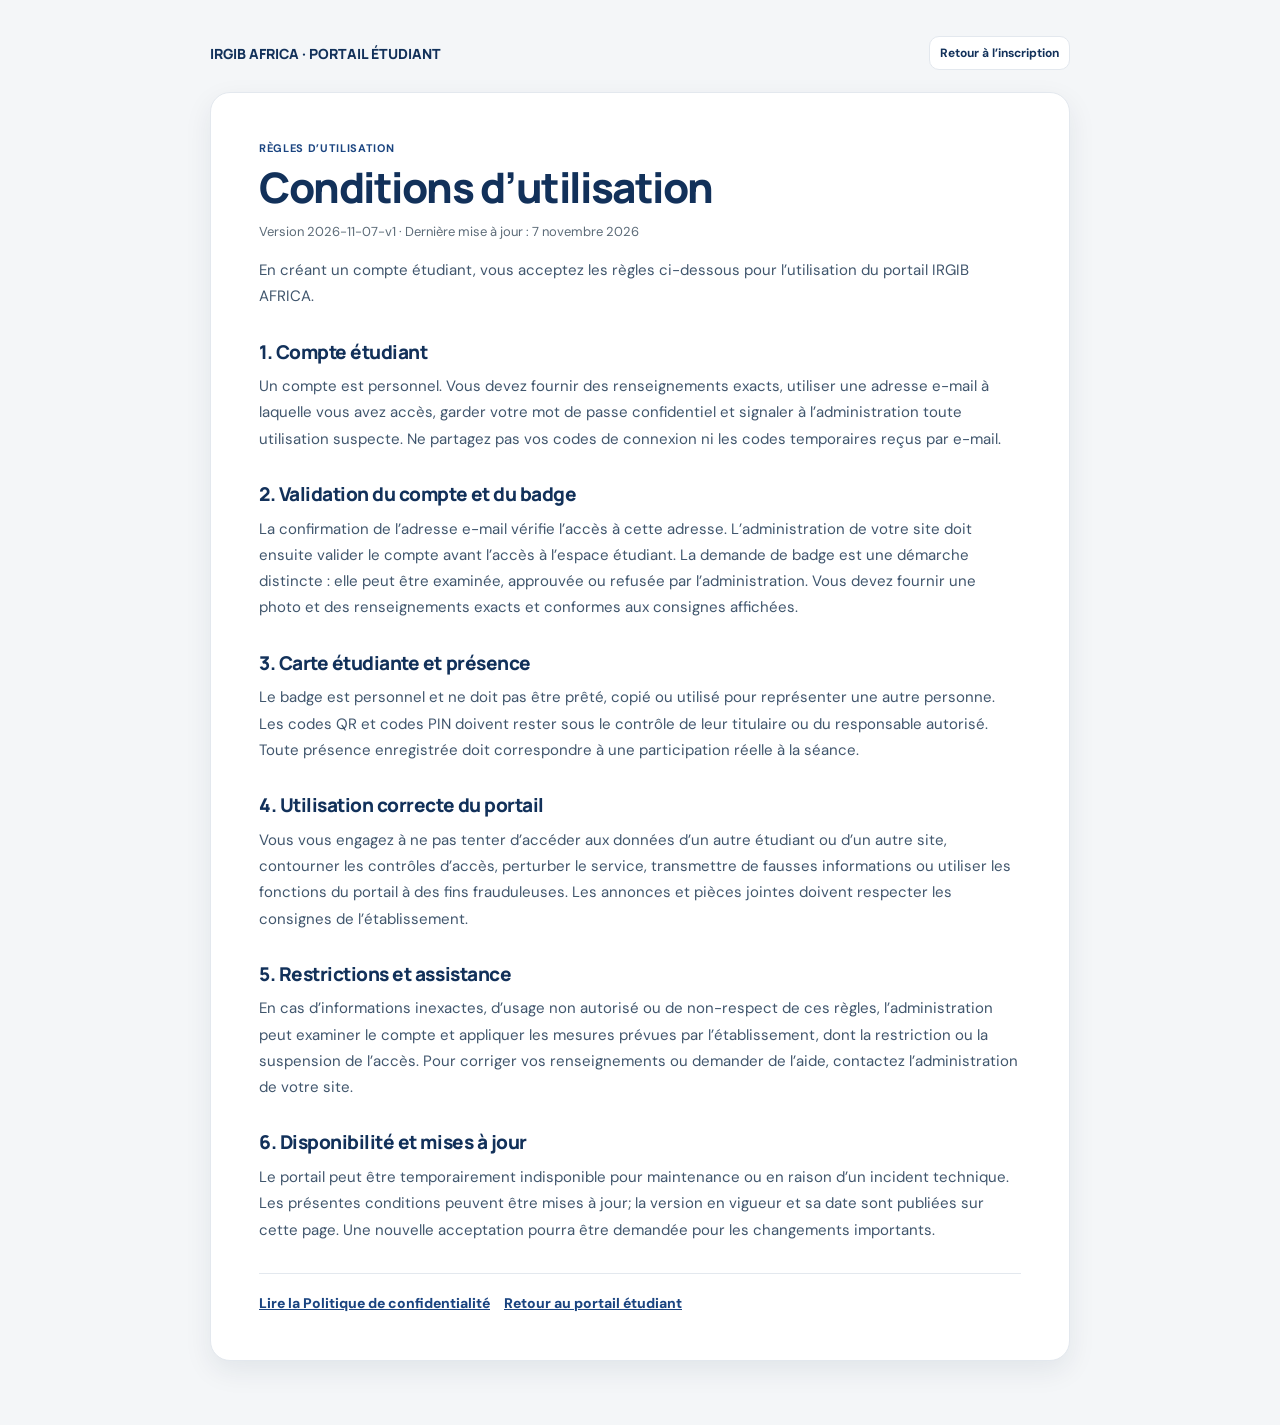
<file: conditions-utilisation/index.html>
<!doctype html>
<html lang="fr">
<head>
  <meta charset="utf-8">
  <meta name="viewport" content="width=device-width, initial-scale=1">
  <meta name="robots" content="index,follow">
  <meta name="description" content="Conditions d’utilisation du portail étudiant IRGIB AFRICA.">
  <title>Conditions d’utilisation · IRGIB AFRICA</title>
  <link rel="stylesheet" href="/assets/styles.css?v=20261107a">
  <style>
    .legal-page{max-width:900px;margin:0 auto;padding:36px 20px 64px}.legal-card{background:#fff;border:1px solid var(--line);border-radius:20px;padding:clamp(22px,5vw,48px);box-shadow:var(--shadow)}.legal-page h1{margin:8px 0 10px;color:var(--navy);font:800 clamp(28px,5vw,42px)/1.15 Manrope,sans-serif}.legal-page h2{margin:30px 0 9px;color:var(--navy);font:800 19px/1.3 Manrope,sans-serif}.legal-page p,.legal-page li{color:#40566d;font-size:15px;line-height:1.75}.legal-page ul{padding-left:22px}.legal-meta{color:var(--muted)!important;font-size:13px!important}.legal-top{display:flex;justify-content:space-between;align-items:center;gap:14px;margin-bottom:22px}.legal-top strong{color:var(--navy);font:800 14px Manrope,sans-serif}.legal-links{display:flex;flex-wrap:wrap;gap:14px;margin-top:30px;padding-top:20px;border-top:1px solid var(--line)}.legal-links a{color:var(--teal);font-weight:800;text-decoration:underline}
  </style>
</head>
<body>
  <main class="legal-page"><nav class="legal-top"><strong>IRGIB AFRICA · PORTAIL ÉTUDIANT</strong><a class="btn secondary sm" href="/etudiant/">Retour à l’inscription</a></nav>
    <article class="legal-card">
      <div class="eyebrow">Règles d’utilisation</div><h1>Conditions d’utilisation</h1>
      <p class="legal-meta">Version 2026-11-07-v1 · Dernière mise à jour : 7 novembre 2026</p>
      <p>En créant un compte étudiant, vous acceptez les règles ci-dessous pour l’utilisation du portail IRGIB AFRICA.</p>
      <h2>1. Compte étudiant</h2><p>Un compte est personnel. Vous devez fournir des renseignements exacts, utiliser une adresse e-mail à laquelle vous avez accès, garder votre mot de passe confidentiel et signaler à l’administration toute utilisation suspecte. Ne partagez pas vos codes de connexion ni les codes temporaires reçus par e-mail.</p>
      <h2>2. Validation du compte et du badge</h2><p>La confirmation de l’adresse e-mail vérifie l’accès à cette adresse. L’administration de votre site doit ensuite valider le compte avant l’accès à l’espace étudiant. La demande de badge est une démarche distincte : elle peut être examinée, approuvée ou refusée par l’administration. Vous devez fournir une photo et des renseignements exacts et conformes aux consignes affichées.</p>
      <h2>3. Carte étudiante et présence</h2><p>Le badge est personnel et ne doit pas être prêté, copié ou utilisé pour représenter une autre personne. Les codes QR et codes PIN doivent rester sous le contrôle de leur titulaire ou du responsable autorisé. Toute présence enregistrée doit correspondre à une participation réelle à la séance.</p>
      <h2>4. Utilisation correcte du portail</h2><p>Vous vous engagez à ne pas tenter d’accéder aux données d’un autre étudiant ou d’un autre site, contourner les contrôles d’accès, perturber le service, transmettre de fausses informations ou utiliser les fonctions du portail à des fins frauduleuses. Les annonces et pièces jointes doivent respecter les consignes de l’établissement.</p>
      <h2>5. Restrictions et assistance</h2><p>En cas d’informations inexactes, d’usage non autorisé ou de non-respect de ces règles, l’administration peut examiner le compte et appliquer les mesures prévues par l’établissement, dont la restriction ou la suspension de l’accès. Pour corriger vos renseignements ou demander de l’aide, contactez l’administration de votre site.</p>
      <h2>6. Disponibilité et mises à jour</h2><p>Le portail peut être temporairement indisponible pour maintenance ou en raison d’un incident technique. Les présentes conditions peuvent être mises à jour; la version en vigueur et sa date sont publiées sur cette page. Une nouvelle acceptation pourra être demandée pour les changements importants.</p>
      <nav class="legal-links"><a href="/confidentialite/">Lire la Politique de confidentialité</a><a href="/etudiant/">Retour au portail étudiant</a></nav>
    </article>
  </main>
</body>
</html>
</file>
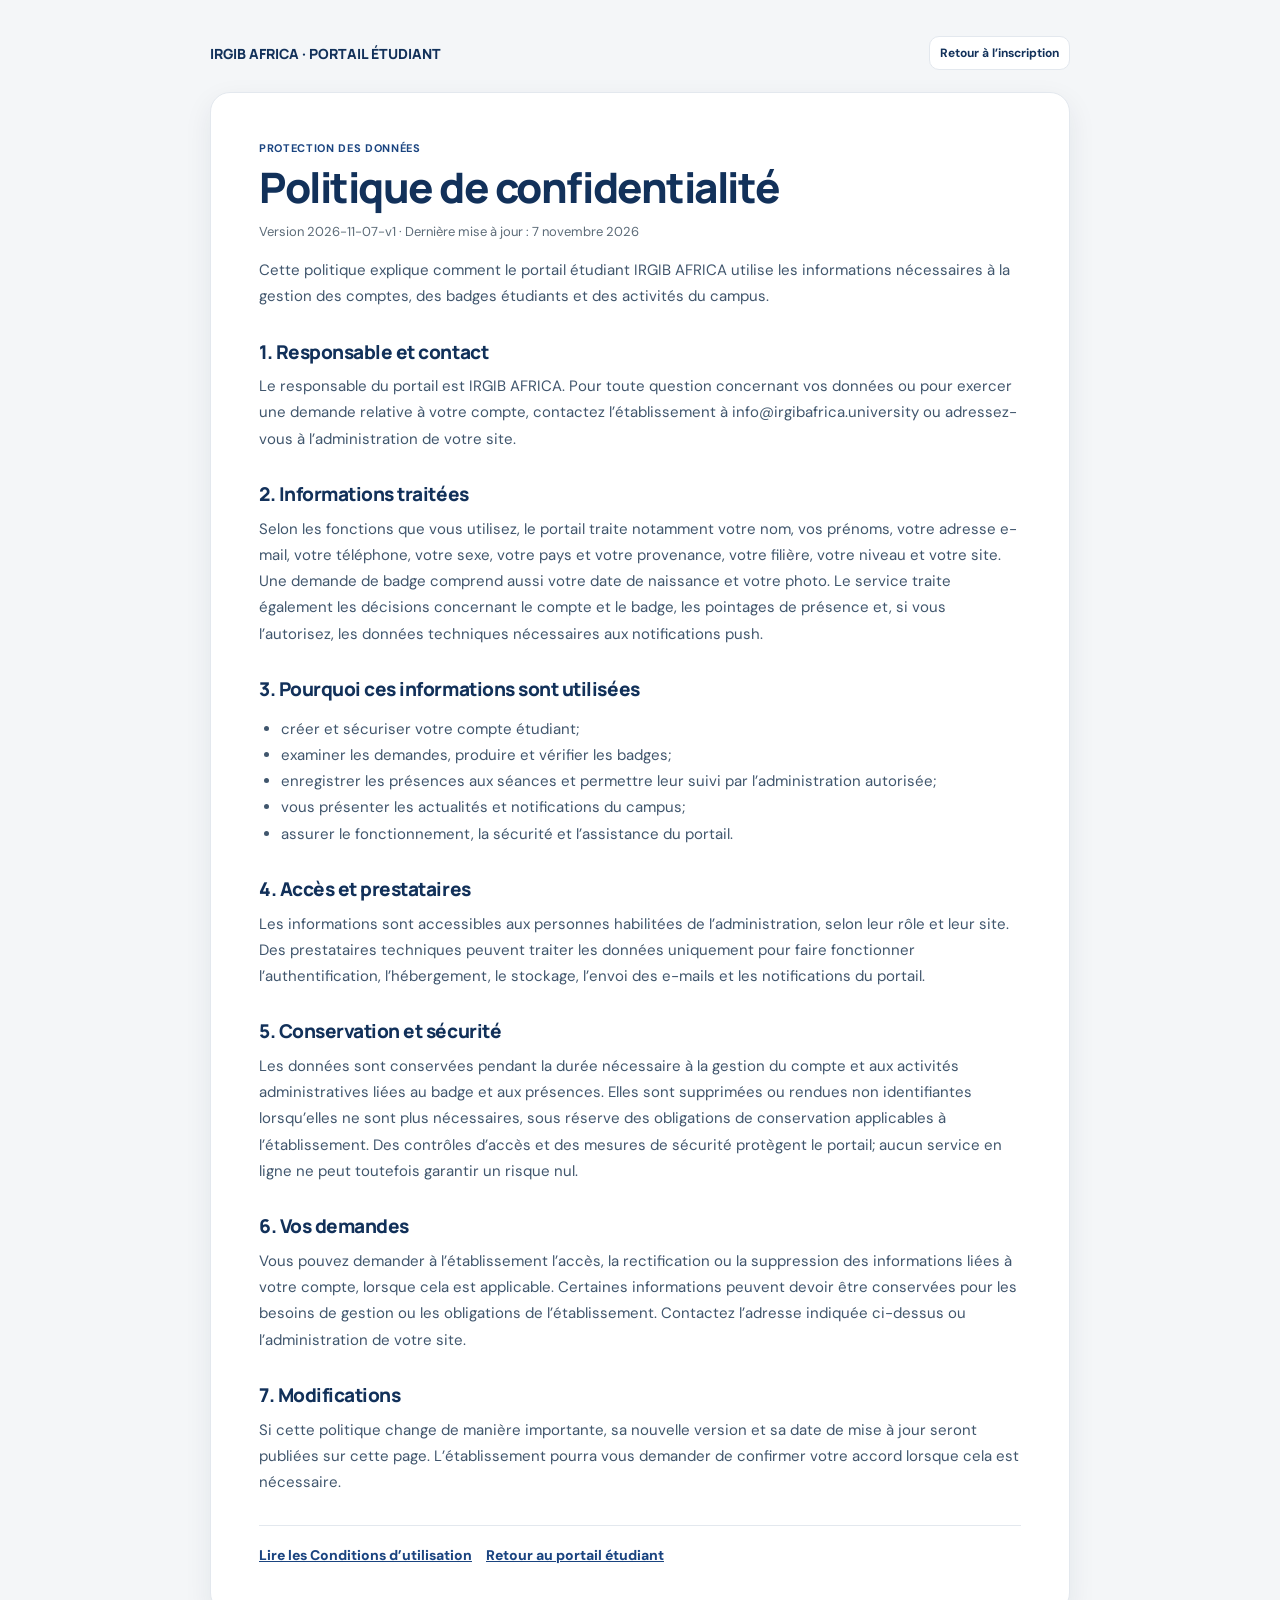
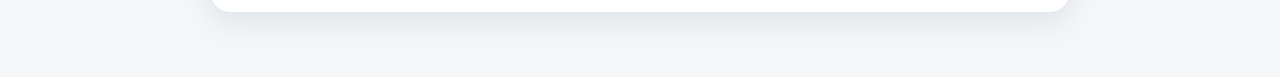
<file: confidentialite/index.html>
<!doctype html>
<html lang="fr">
<head>
  <meta charset="utf-8">
  <meta name="viewport" content="width=device-width, initial-scale=1">
  <meta name="robots" content="index,follow">
  <meta name="description" content="Politique de confidentialité du portail étudiant IRGIB AFRICA.">
  <title>Politique de confidentialité · IRGIB AFRICA</title>
  <link rel="stylesheet" href="/assets/styles.css?v=20261107a">
  <style>
    .legal-page{max-width:900px;margin:0 auto;padding:36px 20px 64px}.legal-card{background:#fff;border:1px solid var(--line);border-radius:20px;padding:clamp(22px,5vw,48px);box-shadow:var(--shadow)}.legal-page h1{margin:8px 0 10px;color:var(--navy);font:800 clamp(28px,5vw,42px)/1.15 Manrope,sans-serif}.legal-page h2{margin:30px 0 9px;color:var(--navy);font:800 19px/1.3 Manrope,sans-serif}.legal-page p,.legal-page li{color:#40566d;font-size:15px;line-height:1.75}.legal-page ul{padding-left:22px}.legal-meta{color:var(--muted)!important;font-size:13px!important}.legal-top{display:flex;justify-content:space-between;align-items:center;gap:14px;margin-bottom:22px}.legal-top strong{color:var(--navy);font:800 14px Manrope,sans-serif}.legal-links{display:flex;flex-wrap:wrap;gap:14px;margin-top:30px;padding-top:20px;border-top:1px solid var(--line)}.legal-links a{color:var(--teal);font-weight:800;text-decoration:underline}
  </style>
</head>
<body>
  <main class="legal-page"><nav class="legal-top"><strong>IRGIB AFRICA · PORTAIL ÉTUDIANT</strong><a class="btn secondary sm" href="/etudiant/">Retour à l’inscription</a></nav>
    <article class="legal-card">
      <div class="eyebrow">Protection des données</div><h1>Politique de confidentialité</h1>
      <p class="legal-meta">Version 2026-11-07-v1 · Dernière mise à jour : 7 novembre 2026</p>
      <p>Cette politique explique comment le portail étudiant IRGIB AFRICA utilise les informations nécessaires à la gestion des comptes, des badges étudiants et des activités du campus.</p>
      <h2>1. Responsable et contact</h2><p>Le responsable du portail est IRGIB AFRICA. Pour toute question concernant vos données ou pour exercer une demande relative à votre compte, contactez l’établissement à <a href="mailto:info@irgibafrica.university">info@irgibafrica.university</a> ou adressez-vous à l’administration de votre site.</p>
      <h2>2. Informations traitées</h2><p>Selon les fonctions que vous utilisez, le portail traite notamment votre nom, vos prénoms, votre adresse e-mail, votre téléphone, votre sexe, votre pays et votre provenance, votre filière, votre niveau et votre site. Une demande de badge comprend aussi votre date de naissance et votre photo. Le service traite également les décisions concernant le compte et le badge, les pointages de présence et, si vous l’autorisez, les données techniques nécessaires aux notifications push.</p>
      <h2>3. Pourquoi ces informations sont utilisées</h2><ul><li>créer et sécuriser votre compte étudiant;</li><li>examiner les demandes, produire et vérifier les badges;</li><li>enregistrer les présences aux séances et permettre leur suivi par l’administration autorisée;</li><li>vous présenter les actualités et notifications du campus;</li><li>assurer le fonctionnement, la sécurité et l’assistance du portail.</li></ul>
      <h2>4. Accès et prestataires</h2><p>Les informations sont accessibles aux personnes habilitées de l’administration, selon leur rôle et leur site. Des prestataires techniques peuvent traiter les données uniquement pour faire fonctionner l’authentification, l’hébergement, le stockage, l’envoi des e-mails et les notifications du portail.</p>
      <h2>5. Conservation et sécurité</h2><p>Les données sont conservées pendant la durée nécessaire à la gestion du compte et aux activités administratives liées au badge et aux présences. Elles sont supprimées ou rendues non identifiantes lorsqu’elles ne sont plus nécessaires, sous réserve des obligations de conservation applicables à l’établissement. Des contrôles d’accès et des mesures de sécurité protègent le portail; aucun service en ligne ne peut toutefois garantir un risque nul.</p>
      <h2>6. Vos demandes</h2><p>Vous pouvez demander à l’établissement l’accès, la rectification ou la suppression des informations liées à votre compte, lorsque cela est applicable. Certaines informations peuvent devoir être conservées pour les besoins de gestion ou les obligations de l’établissement. Contactez l’adresse indiquée ci-dessus ou l’administration de votre site.</p>
      <h2>7. Modifications</h2><p>Si cette politique change de manière importante, sa nouvelle version et sa date de mise à jour seront publiées sur cette page. L’établissement pourra vous demander de confirmer votre accord lorsque cela est nécessaire.</p>
      <nav class="legal-links"><a href="/conditions-utilisation/">Lire les Conditions d’utilisation</a><a href="/etudiant/">Retour au portail étudiant</a></nav>
    </article>
  </main>
</body>
</html>
</file>
<file: assets/styles.css>
@import url('https://fonts.googleapis.com/css2?family=DM+Sans:wght@400;500;600;700&family=Manrope:wght@400;500;600;700;800&display=swap');
:root{--ink:#1a2733;--muted:#5c6b78;--navy:#12315a;--navy-deep:#0c2344;--teal:#1a4480;--teal-soft:#e8eef5;--gold:#1a4480;--paper:#f4f6f8;--white:#fff;--line:#e3e8ee;--red:#a45147;--shadow:0 14px 38px rgba(12,35,68,.08);font-family:'DM Sans',Arial,sans-serif;color:var(--ink);font-synthesis:none}
*{box-sizing:border-box}body{margin:0;background:var(--paper);font-size:14px}button,input,select{font:inherit}button{cursor:pointer}a{color:inherit;text-decoration:none}.app-shell{min-height:100vh}.topbar{height:72px;background:var(--white);border-bottom:1px solid var(--line);display:flex;align-items:center;justify-content:space-between;padding:0 5vw;position:sticky;top:0;z-index:10}.brand{display:flex;align-items:center;gap:12px;font-family:Manrope,sans-serif;font-size:16px;font-weight:800;color:var(--navy)}.brand img{width:44px;height:44px;object-fit:contain;border-radius:50%;background:#fff}.brand small{display:block;font:500 10px 'DM Sans',sans-serif;color:var(--muted);letter-spacing:.14em;text-transform:uppercase;margin-top:2px}.top-actions{display:flex;align-items:center;gap:14px}.pill{display:inline-flex;align-items:center;gap:7px;padding:7px 11px;border:1px solid var(--line);border-radius:99px;color:var(--muted);font-size:11px;background:#fff}.pill .dot{width:7px;height:7px;border-radius:50%;background:#1a4480}.content{max-width:1280px;margin:0 auto;padding:34px 30px 56px}.eyebrow{font-size:11px;letter-spacing:.13em;text-transform:uppercase;font-weight:700;color:var(--teal)}h1,h2,h3,p{margin-top:0}h1,h2,h3{font-family:Manrope,sans-serif;color:var(--navy)}h1{font-size:clamp(28px,3.8vw,43px);line-height:1.12;letter-spacing:-.035em;margin:10px 0 12px}h2{font-size:22px;letter-spacing:-.025em;margin-bottom:7px}h3{font-size:15px;margin-bottom:6px}.muted{color:var(--muted)}.small{font-size:12px}.subhead{color:var(--muted);font-size:15px;max-width:680px;line-height:1.65}.btn{border:0;border-radius:10px;padding:11px 15px;font-weight:700;background:var(--teal);color:white;box-shadow:0 5px 12px rgba(18,49,90,.16);transition:.15s}.btn:hover{background:#12325e;transform:none}.btn.secondary{background:#fff;border:1px solid var(--line);color:var(--navy);box-shadow:none}.btn.ghost{background:transparent;color:var(--navy);border:1px solid var(--line);box-shadow:none}.btn.sm{padding:8px 10px;font-size:12px}.btn.gold{background:var(--gold);color:#fff}.notice{border:1px solid #d5deea;background:#f4f7fb;color:#3e5164;border-radius:11px;padding:11px 14px;font-size:12px;line-height:1.5}.notice strong{color:#12315a}.portal-hero{background:linear-gradient(115deg,var(--navy-deep),#1a4480);border-radius:20px;padding:34px 38px;color:#fff;display:grid;grid-template-columns:1.25fr .75fr;align-items:center;gap:28px;box-shadow:var(--shadow);overflow:hidden;position:relative}.portal-hero h1{color:#fff;max-width:560px}.portal-hero p{color:#d5e0ea;line-height:1.65;max-width:600px}.portal-hero .eyebrow{color:#c5d4e6}.hero-mark{justify-self:end;width:min(200px,60%);padding:15px;background:#fff;border:5px solid rgba(255,255,255,.2);border-radius:50%;box-shadow:0 0 0 12px rgba(255,255,255,.06)}.hero-mark img{width:100%;display:block}.portal-grid{display:grid;grid-template-columns:minmax(0,1.1fr) minmax(340px,.9fr);gap:22px;margin-top:23px;align-items:start}.panel{background:#fff;border:1px solid var(--line);border-radius:16px;padding:22px;box-shadow:0 5px 18px rgba(12,35,68,.04)}.panel-head{display:flex;align-items:flex-start;justify-content:space-between;gap:15px;margin-bottom:18px}.panel-head p{margin-bottom:0;color:var(--muted);line-height:1.5}.form-grid{display:grid;grid-template-columns:1fr 1fr;gap:14px}.field{display:flex;flex-direction:column;gap:7px}.field.full{grid-column:1/-1}.field label{font-size:12px;font-weight:700;color:#3e5164}.field input,.field select,.searchbox{width:100%;height:42px;border:1px solid #d5deea;border-radius:9px;background:#fff;padding:0 12px;color:var(--ink);outline:none}.field input:focus,.field select:focus,.searchbox:focus{border-color:#3d6ca8;box-shadow:0 0 0 3px rgba(26,68,128,.12)}.field-help{font-size:11px;color:var(--muted);line-height:1.4}.form-actions{display:flex;align-items:center;gap:12px;margin-top:18px}.form-message{font-size:12px;color:var(--teal);font-weight:600}.info-row{display:flex;justify-content:space-between;gap:16px;padding:12px 0;border-bottom:1px solid var(--line)}.info-row:last-child{border-bottom:0}.info-row span:first-child{color:var(--muted)}.info-row strong{font-weight:700;text-align:right}.student-card-wrap{display:grid;gap:14px}.student-card{width:100%;aspect-ratio:85.6 / 54;max-width:500px;border-radius:15px;padding:20px;position:relative;overflow:hidden;background:linear-gradient(135deg,#12315a 0%,#235b61 100%);color:white;box-shadow:0 14px 24px rgba(12,35,68,.18);isolation:isolate}.student-card:before,.student-card:after{content:"";position:absolute;border-radius:50%;z-index:-1}.student-card:before{width:230px;height:230px;right:-90px;top:-105px;border:1px solid rgba(255,255,255,.19);box-shadow:0 0 0 18px rgba(255,255,255,.04),0 0 0 42px rgba(255,255,255,.035)}.student-card:after{width:150px;height:150px;right:40px;bottom:-118px;background:rgba(255,255,255,0)}.card-head{display:flex;align-items:center;gap:9px;border-bottom:1px solid rgba(255,255,255,.2);padding-bottom:11px}.card-head img{width:39px;height:39px;object-fit:contain;background:#fff;border-radius:50%;padding:2px}.card-school{font:800 12px Manrope,sans-serif;letter-spacing:.04em}.card-school small{display:block;font:500 8px 'DM Sans',sans-serif;opacity:.75;letter-spacing:.13em;margin-top:2px}.card-body{display:grid;grid-template-columns:1fr 70px;gap:8px;padding-top:11px}.card-name{font:800 19px Manrope,sans-serif;line-height:1.14;max-width:260px;word-break:break-word}.card-label{font-size:8px;letter-spacing:.12em;text-transform:uppercase;opacity:.65;margin:8px 0 3px}.card-value{font-size:10px;font-weight:700;line-height:1.35}.card-avatar{width:66px;height:79px;border:1px solid rgba(255,255,255,.5);border-radius:8px;display:flex;align-items:center;justify-content:center;font-size:23px;color:rgba(255,255,255,.7);background:rgba(255,255,255,.08);align-self:center}.card-foot{position:absolute;left:20px;right:20px;bottom:13px;display:flex;justify-content:space-between;align-items:center;font-size:8px;opacity:.75}.card-back{background:linear-gradient(135deg,#f4f7fb,#fff);color:var(--navy);border:1px solid #d5deea}.card-back .card-head{border-color:#d5deea}.card-back .card-school small,.card-back .card-foot{opacity:.62}.back-copy{padding-top:12px;font-size:10px;line-height:1.5}.back-copy strong{display:block;margin:6px 0 2px}.print-actions{display:flex;justify-content:center;align-items:center;width:100%;margin:26px auto 2px}#print-my-card{display:inline-flex;align-items:center;justify-content:center;gap:12px;width:100%;min-height:54px;padding:15px 24px;border:0;border-radius:999px;background:#2563EB!important;color:#fff!important;font:700 16px/1 Manrope,"DM Sans",sans-serif;letter-spacing:.01em;box-shadow:0 10px 22px rgba(37,99,235,.28)}#print-my-card svg{width:22px;height:22px;flex:none;display:block;fill:none;stroke:#fff;stroke-width:2.4;stroke-linecap:round;stroke-linejoin:round}#print-my-card:hover{background:#1d4ed8!important}.section-title{display:flex;align-items:end;justify-content:space-between;gap:20px;margin:28px 0 14px}.feature-grid{display:grid;grid-template-columns:repeat(3,1fr);gap:14px}.feature{background:#fff;border:1px solid var(--line);border-radius:13px;padding:17px}.feature-icon{width:34px;height:34px;border-radius:10px;background:var(--teal-soft);color:var(--teal);display:grid;place-items:center;font-weight:800;margin-bottom:11px}.feature p{font-size:12px;color:var(--muted);line-height:1.5;margin-bottom:0}.footer{padding:24px 5vw;border-top:1px solid var(--line);background:#fff;color:var(--muted);font-size:11px;display:flex;justify-content:space-between;gap:20px}.footer a{color:var(--teal)}
/* administration */
.admin-layout{display:grid;grid-template-columns:245px 1fr;min-height:100vh}.sidebar{background:var(--navy-deep);color:#d5e0ea;padding:22px 15px;display:flex;flex-direction:column;position:sticky;top:0;height:100vh}.sidebar .brand{color:white;padding:0 9px 24px}.sidebar .brand small{color:#a9bdd0}.side-label{padding:16px 10px 8px;text-transform:uppercase;letter-spacing:.13em;font-size:9px;color:#8ea6bf;font-weight:700}.side-nav{display:grid;gap:4px}.side-nav button{background:transparent;border:0;text-align:left;color:#d0dce8;border-radius:9px;padding:11px 12px;font-size:13px;display:flex;align-items:center;gap:12px}.side-nav button .nav-icon{width:20px;text-align:center;color:#c5d4e6;font-size:15px}.side-nav button:hover,.side-nav button.active{background:#1a3f6e;color:white}.side-bottom{margin-top:auto;padding:14px 10px;font-size:11px;color:#9eb4c9;line-height:1.6;border-top:1px solid rgba(255,255,255,.1)}.admin-main{min-width:0}.admin-top{height:72px;background:#fff;border-bottom:1px solid var(--line);display:flex;align-items:center;justify-content:space-between;padding:0 30px}.admin-top .crumb{font-size:12px;color:var(--muted)}.admin-top .profile{display:flex;align-items:center;gap:10px;font-size:12px}.profile-icon{width:33px;height:33px;border-radius:50%;background:var(--teal-soft);color:var(--teal);display:grid;place-items:center;font-weight:800}.admin-content{padding:28px 30px 44px;max-width:1500px;margin:0 auto}.admin-heading{display:flex;align-items:flex-start;justify-content:space-between;gap:20px;margin-bottom:20px}.admin-heading h1{font-size:27px;margin:3px 0 6px}.admin-heading p{color:var(--muted);margin-bottom:0}.stat-grid{display:grid;grid-template-columns:repeat(4,1fr);gap:14px;margin-bottom:18px}.stat-card{background:#fff;border:1px solid var(--line);border-radius:13px;padding:16px}.stat-top{display:flex;justify-content:space-between;align-items:center;color:var(--muted);font-size:11px}.stat-icon{width:31px;height:31px;border-radius:9px;background:var(--teal-soft);color:var(--teal);display:grid;place-items:center}.stat-value{font:800 26px Manrope,sans-serif;color:var(--navy);margin:8px 0 3px}.stat-note{font-size:10px;color:var(--muted)}.dashboard-grid{display:grid;grid-template-columns:minmax(0,1.45fr) minmax(250px,.7fr);gap:15px}.bar-chart{display:grid;gap:13px;margin-top:19px}.bar-line{display:grid;grid-template-columns:42px 1fr 30px;align-items:center;gap:10px;font-size:11px}.bar-track{height:9px;background:#e8edf3;border-radius:99px;overflow:hidden}.bar-fill{height:100%;background:linear-gradient(90deg,#1a4480,#3d6ca8);border-radius:99px}.quick-list{display:grid;gap:10px;margin-top:14px}.quick-item{display:flex;align-items:center;gap:11px;padding:11px;border:1px solid var(--line);border-radius:10px}.quick-item .q-icon{width:31px;height:31px;background:#e8eef5;color:#12315a;border-radius:9px;display:grid;place-items:center}.quick-item strong{display:block;font-size:12px}.quick-item span{font-size:10px;color:var(--muted)}.table-panel{background:#fff;border:1px solid var(--line);border-radius:14px;overflow:hidden}.table-tools{padding:15px 17px;display:flex;align-items:center;justify-content:space-between;gap:12px;border-bottom:1px solid var(--line)}.table-tools h3{margin:0}.searchbox{width:min(270px,100%);height:37px}.table-scroll{overflow:auto}table{width:100%;border-collapse:collapse;white-space:nowrap}th{text-align:left;padding:11px 15px;background:#f7f9fb;color:#6d7c88;text-transform:uppercase;font-size:9px;letter-spacing:.1em;font-weight:700;border-bottom:1px solid var(--line)}td{padding:12px 15px;border-bottom:1px solid #e8edf2;font-size:12px}tbody tr:last-child td{border-bottom:0}td .sub{display:block;font-size:10px;color:var(--muted);margin-top:3px}.status{display:inline-flex;padding:5px 8px;border-radius:99px;font-size:10px;font-weight:700}.status.active{background:#e9f5ee;color:#337459}.status.pending{background:#fcf2df;color:#9b6d20}.status.review{background:#eef1f5;color:#536c81}.table-actions{display:flex;gap:6px}.table-empty{padding:26px;text-align:center;color:var(--muted)}.filters{display:flex;gap:8px;align-items:center;flex-wrap:wrap}.filters select{height:37px;border:1px solid var(--line);border-radius:9px;padding:0 10px;background:white;color:var(--ink);font-size:11px}.filter-count{font-size:11px;color:var(--muted);margin-left:auto}.view{display:none}.view.active{display:block}.program-grid{display:grid;grid-template-columns:repeat(2,1fr);gap:12px}.program-card{border:1px solid var(--line);border-radius:12px;background:#fff;padding:15px}.program-code{display:inline-flex;border-radius:7px;background:var(--navy);color:white;padding:5px 8px;font:700 11px Manrope,sans-serif}.program-title{font-weight:700;font-size:13px;line-height:1.45;margin:10px 0 7px}.program-meta{display:flex;justify-content:space-between;gap:12px;align-items:center;font-size:10px;color:var(--muted)}.site-grid{display:grid;grid-template-columns:repeat(3,1fr);gap:12px}.site-card{background:#fff;border:1px solid var(--line);border-radius:12px;padding:15px}.site-card .site-code{font:700 10px Manrope,sans-serif;color:var(--teal);letter-spacing:.1em}.site-card strong{display:block;font:700 14px Manrope,sans-serif;color:var(--navy);margin:5px 0}.site-card p{margin:5px 0 0;color:var(--muted);font-size:11px;line-height:1.55}.group-note{margin-bottom:13px}.modal-backdrop{position:fixed;inset:0;background:rgba(13,34,44,.48);display:none;align-items:center;justify-content:center;padding:20px;z-index:20}.modal-backdrop.open{display:flex}.modal{width:min(600px,100%);background:white;border-radius:16px;padding:22px;box-shadow:0 25px 70px rgba(0,0,0,.2)}.modal-head{display:flex;justify-content:space-between;gap:12px;align-items:start;margin-bottom:18px}.modal-close{background:#f2f5f3;border:0;border-radius:8px;width:32px;height:32px;color:var(--muted);font-size:17px}.modal .field input,.modal .field select{height:40px}.toast{position:fixed;right:22px;bottom:20px;background:var(--navy-deep);color:#fff;padding:12px 16px;border-radius:10px;box-shadow:var(--shadow);z-index:30;font-size:12px;display:none}.toast.show{display:block;animation:toastin .2s ease-out}@keyframes toastin{from{opacity:0;transform:translateY(6px)}to{opacity:1;transform:translateY(0)}}
@media(max-width:960px){.admin-layout{grid-template-columns:78px 1fr}.sidebar{padding:18px 9px}.sidebar .brand{justify-content:center;padding:0 0 22px}.sidebar .brand img{width:42px;height:42px}.sidebar .brand-copy,.side-label,.side-nav button .nav-text,.side-bottom{display:none}.side-nav button{justify-content:center;padding:12px}.side-nav button .nav-icon{font-size:17px}.portal-grid{grid-template-columns:1fr 1fr}.site-grid{grid-template-columns:repeat(2,1fr)}}
@media(max-width:700px){.topbar{padding:0 18px;height:64px}.top-actions .pill{display:none}.content{padding:22px 16px 38px}.portal-hero{grid-template-columns:1fr;padding:25px 22px;min-height:250px}.hero-mark{display:none}.portal-grid{grid-template-columns:1fr}.feature-grid{grid-template-columns:1fr}.form-grid{grid-template-columns:1fr}.field.full{grid-column:auto}.footer{flex-direction:column;padding:20px}.admin-layout{grid-template-columns:1fr}.sidebar{position:fixed;z-index:11;top:auto;bottom:0;width:100%;height:62px;display:block;padding:5px 7px}.sidebar .brand,.side-label,.side-bottom{display:none}.side-nav{grid-template-columns:repeat(5,1fr);height:100%}.side-nav button{display:flex;flex-direction:column;gap:2px;padding:4px 2px;font-size:9px}.side-nav button .nav-text{display:block!important}.side-nav button .nav-icon{font-size:14px}.admin-top{height:62px;padding:0 16px}.admin-top .crumb{display:none}.admin-content{padding:21px 14px 86px}.admin-heading{display:block}.admin-heading .btn{margin-top:14px}.stat-grid{grid-template-columns:1fr 1fr;gap:9px}.stat-card{padding:13px}.stat-value{font-size:22px}.dashboard-grid{grid-template-columns:1fr}.program-grid,.site-grid{grid-template-columns:1fr}.table-tools{align-items:flex-start;flex-direction:column}.searchbox{width:100%}.filters{width:100%}.filters select{flex:1;min-width:100px}.filter-count{width:100%;margin-left:0}.card-name{font-size:17px}.student-card{padding:15px}.card-foot{left:15px;right:15px;bottom:10px}.card-head{padding-bottom:7px}.card-body{padding-top:7px}.card-avatar{height:67px}.card-label{margin:5px 0 2px}}
@media print{body.print-card-mode{background:#fff!important}.print-card-mode .no-print{display:none!important}.print-card-mode .print-zone{display:block!important;padding:10mm!important}.print-card-mode .student-card{width:85.6mm!important;height:54mm!important;max-width:none!important;aspect-ratio:auto!important;page-break-inside:avoid;box-shadow:none!important;print-color-adjust:exact;-webkit-print-color-adjust:exact;margin-bottom:6mm}.print-card-mode .student-card-wrap{display:block}.print-card-mode .card-back{page-break-before:always}.print-card-mode .print-actions{display:none!important}@page{size:A4 portrait;margin:0}}
@media print{body.print-card-mode .content.no-print{display:block!important;padding:0!important;max-width:none!important}body.print-card-mode .content.no-print>*:not(.portal-grid){display:none!important}body.print-card-mode .portal-grid{display:block!important;margin:0!important}body.print-card-mode .portal-grid>:first-child{display:none!important}body.print-card-mode .portal-grid>:last-child{display:block!important;border:0!important;padding:0!important;box-shadow:none!important}body.print-card-mode .portal-grid>:last-child>.panel-head{display:none!important}body.admin-print-mode .admin-layout{display:block!important}body.admin-print-mode .sidebar,body.admin-print-mode .admin-top,body.admin-print-mode .admin-content>:not(#view-cards){display:none!important}body.admin-print-mode .admin-main,body.admin-print-mode .admin-content{display:block!important;padding:0!important;margin:0!important}body.admin-print-mode #view-cards{display:block!important}body.admin-print-mode #view-cards>:not(#card-preview-panel){display:none!important}body.admin-print-mode #card-preview-panel{display:block!important;border:0!important;padding:0!important;margin:0!important;box-shadow:none!important}body.admin-print-mode #card-preview-panel>.panel-head{display:none!important}body.admin-print-mode #card-preview-panel .print-zone{display:block!important;padding:10mm!important}body.admin-print-mode .student-card{width:85.6mm!important;height:54mm!important;max-width:none!important;aspect-ratio:auto!important;page-break-inside:avoid;box-shadow:none!important;print-color-adjust:exact;-webkit-print-color-adjust:exact;margin-bottom:6mm}body.admin-print-mode .card-back{page-break-before:always}}

/* Student workflow, application review, QR card and attendance scanner */
.auth-panel{max-width:820px;margin:22px auto;padding:30px}.auth-panel h1{font-size:34px}.student-tabs{display:flex;gap:5px;background:#e8edf3;padding:5px;border-radius:12px;margin:18px 0}.student-tabs button{border:0;background:transparent;color:#5c6b78;border-radius:9px;padding:11px 16px;font-weight:700;font-size:12px;flex:1}.student-tabs button.active{background:white;color:var(--navy);box-shadow:0 2px 8px rgba(12,35,68,.08)}.student-view{display:none}.student-view.active{display:block}.compact-hero{min-height:185px;padding:26px 32px}.compact-hero h1{font-size:30px}.student-main-grid{grid-template-columns:minmax(0,1.3fr) minmax(280px,.7fr);margin-top:0}.quality-notice{line-height:1.65}.photo-preview{display:flex;align-items:center;gap:12px;margin-top:10px;min-height:90px;padding:10px;border:1px dashed #c5d0dc;border-radius:10px;background:#f6f8fb;color:var(--muted);font-size:11px}.photo-preview img{width:62px;height:78px;object-fit:cover;border-radius:7px}.application-photo-row{display:flex;align-items:center;gap:17px;padding:14px;background:#f6f8fb;border-radius:12px}.identity-photo{width:80px;height:100px;object-fit:cover;border-radius:9px;border:1px solid var(--line);background:#eef2f6}.photo-missing{display:grid;place-items:center;text-align:center;color:#5c6b78;background:#eef2f6;font-size:11px}.readonly-grid{margin-top:10px}.pending-card{border:1px solid var(--line);border-radius:13px;padding:18px;background:#f7f9fb}.profile-summary{display:flex;align-items:center;gap:13px;padding:10px 0 17px;border-bottom:1px solid var(--line)}.profile-summary h3{margin:0 0 4px}.profile-monogram{width:45px;height:45px;display:grid;place-items:center;border-radius:50%;background:var(--teal-soft);color:var(--teal);font:800 16px Manrope,sans-serif}.site-info-row strong{max-width:65%;font-size:11px;line-height:1.5}.notification-banner{border-color:#cce4d6;background:#edf7f0;color:#276544;line-height:1.6}.status.rejected{background:#f8e9e7;color:#9a4036}.attendance-grid{display:grid;grid-template-columns:minmax(280px,.85fr) minmax(350px,1.15fr);gap:25px;margin-top:20px}.scanner-frame{height:250px;position:relative;border-radius:13px;overflow:hidden;background:#0c2344;display:grid;place-items:center}.scanner-frame video{width:100%;height:100%;object-fit:cover;display:none}.scanner-placeholder{height:100%;width:100%;display:grid;place-content:center;justify-items:center;gap:7px;color:#d5e0ea;text-align:center;padding:18px}.scanner-placeholder strong{font:700 14px Manrope,sans-serif}.scanner-placeholder span{font-size:11px;max-width:240px;line-height:1.5;color:#b7c6d6}.scan-icon{font-size:35px;color:#c5d4e6}.attendance-preview{border:1px solid var(--line);border-radius:12px;padding:15px;min-height:205px;background:#f7f9fb}.attendance-code{background:#e8eef5;padding:11px;border-radius:9px;margin-bottom:9px}.attendance-code strong{display:block;margin-top:4px;color:var(--navy);overflow-wrap:anywhere}.attendance-count-big{font:800 38px Manrope,sans-serif;color:var(--teal);margin:5px 0 0}.table-photo{width:40px;height:49px;object-fit:cover;border-radius:6px;display:inline-grid;place-items:center;border:1px solid var(--line);vertical-align:middle}.photo-empty{background:#eef2f6;color:#5c6b78;font-size:12px}.quick-item .q-icon .table-photo{width:30px;height:30px;border:0}.review-modal{width:min(850px,100%);max-height:92vh;overflow:auto}.review-grid{display:grid;grid-template-columns:190px 1fr;gap:20px}.review-photo-wrap{display:grid;align-content:start;gap:7px}.review-photo{width:180px;height:220px;object-fit:cover;border-radius:10px;border:1px solid var(--line);background:#eef2f6}.review-info{display:grid;grid-template-columns:1fr 1fr;gap:0 16px}.review-info>div{padding:8px 0;border-bottom:1px solid var(--line);display:grid;gap:4px}.review-info span{font-size:10px;color:var(--muted)}.review-info strong{font-size:12px;overflow-wrap:anywhere}.audit-box{background:#f6f8fb;border:1px solid var(--line);padding:14px;border-radius:11px;margin-top:16px}.audit-heading{display:flex;justify-content:space-between;align-items:center;gap:14px}.audit-heading h3{margin:4px 0}.audit-list{display:grid;grid-template-columns:1fr 1fr;gap:8px;margin-top:12px}.audit-check{font-size:11px;display:flex;align-items:center;gap:8px}.audit-check>span{width:19px;height:19px;border-radius:50%;display:grid;place-items:center;font-weight:800}.audit-check.pass>span{color:#347757;background:#e2f1e7}.audit-check.fail>span{color:#a24d43;background:#f9e8e5}.review-actions{display:grid;gap:10px;margin-top:17px}.review-actions textarea{width:100%;border:1px solid #d5deea;border-radius:9px;padding:10px;resize:vertical}.review-buttons{display:flex;justify-content:space-between;gap:12px}.decision-summary{display:flex;align-items:center;gap:10px}.btn.danger{background:#a94d43;color:white;box-shadow:0 5px 12px rgba(169,77,67,.14)}.btn:disabled{opacity:.5;cursor:not-allowed;transform:none;box-shadow:none}.id-card-front{width:min(100%,520px);aspect-ratio:85.60 / 53.98;height:auto;padding:15px 16px;background:linear-gradient(135deg,#12315a 0%,#235b61 100%);color:#fff;border-radius:12px;position:relative}.id-card-front:before{content:"";position:absolute;width:200px;height:200px;right:-96px;top:-108px;border-radius:50%;border:1px solid rgba(255,255,255,.18);box-shadow:0 0 0 16px rgba(255,255,255,.04),0 0 0 38px rgba(255,255,255,.03);pointer-events:none}.id-card-head{height:41px;display:flex;align-items:center;gap:8px;border-bottom:1px solid rgba(255,255,255,.22);position:relative;z-index:1}.id-card-head>img{width:34px;height:34px;object-fit:contain;background:#fff;border-radius:50%;padding:2px}.id-card-school{font:800 12px Manrope,sans-serif;letter-spacing:.07em}.id-card-school small{display:block;font:600 8px 'DM Sans',sans-serif;letter-spacing:.16em;opacity:.75;margin-top:2px}.id-card-sex{margin-left:auto;border:1px solid rgba(255,255,255,.35);border-radius:50%;width:23px;height:23px;display:grid;place-items:center;font-size:9px;font-weight:800}.id-card-content{display:grid;grid-template-columns:1fr 90px;gap:10px;padding-top:10px;position:relative;z-index:1}.id-card-name{font:800 18px/1.1 Manrope,sans-serif;max-width:300px;overflow-wrap:anywhere;margin-bottom:7px}.id-card-number{font:800 13px Manrope,sans-serif;letter-spacing:.08em}.id-card-program{font-size:10px;font-weight:700;line-height:1.3}.id-card-site{font:700 8px Manrope,sans-serif;letter-spacing:.12em;margin-top:5px;opacity:.75}.id-card-media{display:grid;grid-template-columns:1fr;justify-items:center;gap:5px}.id-card-photo{width:57px;height:67px;object-fit:cover;border-radius:5px;border:1px solid rgba(255,255,255,.55);background:white}.id-card-photo-placeholder{width:57px;height:67px;display:grid;place-items:center;border:1px dashed rgba(255,255,255,.55);border-radius:5px;font-size:8px}.id-card-qr{width:68px;height:68px;background:#fff;border-radius:4px;padding:1px;display:grid;place-items:center;overflow:hidden}.id-card-qr img,.id-card-qr canvas{width:66px!important;height:66px!important}.qr-fallback{font-size:7px;color:var(--muted);text-align:center}.admin-content .id-card-front{width:85.60mm;height:53.98mm;max-width:100%;aspect-ratio:85.60/53.98}.admin-content .id-card-front .id-card-content{grid-template-columns:1fr 90px}.admin-content .id-card-front .id-card-name{font-size:17px}.group-note{margin-bottom:13px}
@media(max-width:700px){.auth-panel{padding:21px 17px}.auth-panel h1{font-size:29px}.student-tabs{overflow-x:auto}.student-tabs button{padding:10px 8px;min-width:75px;font-size:10px}.student-main-grid{grid-template-columns:1fr}.attendance-grid{grid-template-columns:1fr}.review-grid{grid-template-columns:1fr}.review-photo{width:130px;height:160px}.review-info{grid-template-columns:1fr 1fr}.audit-list{grid-template-columns:1fr}.review-buttons{flex-direction:column-reverse}.id-card-front{padding:12px}.id-card-content{grid-template-columns:1fr 77px}.id-card-name{font-size:15px}.id-card-media{grid-template-columns:1fr;gap:4px}.id-card-photo,.id-card-photo-placeholder{width:48px;height:55px}.id-card-qr{width:54px;height:54px}.id-card-qr img,.id-card-qr canvas{width:52px!important;height:52px!important}}
@media(max-width:700px){.side-nav{grid-template-columns:repeat(7,1fr)}.side-nav button{font-size:8px}.side-nav button .nav-icon{font-size:12px}}
@media print{body.print-card-mode{background:#fff!important}body.print-card-mode>header,body.print-card-mode>footer,body.print-card-mode .content>.notice{display:none!important}body.print-card-mode .content{padding:0!important;max-width:none!important}body.print-card-mode #portal-screen>.compact-hero,body.print-card-mode #portal-screen>.notification-banner,body.print-card-mode #portal-screen>.student-tabs,body.print-card-mode #portal-screen>.student-view:not(#student-view-card){display:none!important}body.print-card-mode #student-view-card{display:block!important}body.print-card-mode #student-view-card>.student-main-grid{display:block!important;margin:0!important}body.print-card-mode #student-view-card .student-main-grid>.panel:first-child{display:block!important;padding:0!important;border:0!important;box-shadow:none!important}body.print-card-mode #student-view-card .student-main-grid>.panel:first-child>.panel-head,body.print-card-mode #student-view-card .student-main-grid>.panel:first-child>#my-card-status,body.print-card-mode #student-view-card .student-main-grid>.panel:first-child>.print-actions{display:none!important}body.print-card-mode #student-view-card .student-main-grid>.panel:last-child{display:none!important}body.print-card-mode #student-card-zone{display:block!important;padding:10mm!important}body.print-card-mode .id-card-front{width:85.60mm!important;height:53.98mm!important;max-width:none!important;aspect-ratio:auto!important;border-radius:0!important;box-shadow:none!important;print-color-adjust:exact;-webkit-print-color-adjust:exact}body.admin-print-mode .admin-layout{display:block!important}body.admin-print-mode .sidebar,body.admin-print-mode .admin-top,body.admin-print-mode .admin-content>:not(#view-cards){display:none!important}body.admin-print-mode .admin-main,body.admin-print-mode .admin-content{display:block!important;padding:0!important;margin:0!important}body.admin-print-mode #view-cards{display:block!important}body.admin-print-mode #view-cards>:not(.table-panel):not(#card-preview-panel){display:none!important}body.admin-print-mode #view-cards>.table-panel{display:none!important}body.admin-print-mode #card-preview-panel{display:block!important;border:0!important;padding:0!important;margin:0!important;box-shadow:none!important}body.admin-print-mode #card-preview-panel>.panel-head{display:none!important}body.admin-print-mode #card-preview-panel .print-zone{display:block!important;padding:10mm!important}body.admin-print-mode .id-card-front{width:85.60mm!important;height:53.98mm!important;max-width:none!important;aspect-ratio:auto!important;border-radius:0!important;box-shadow:none!important;print-color-adjust:exact;-webkit-print-color-adjust:exact}@page{size:A4 portrait;margin:0}}
.id-card-content{grid-template-columns:minmax(0,1fr) 132px}.id-card-media{display:flex;flex-direction:row;align-items:center;justify-content:flex-end;gap:5px}.admin-content .id-card-front .id-card-content{grid-template-columns:minmax(0,1fr) 132px}.id-card-qr{flex:0 0 68px}.id-card-photo,.id-card-photo-placeholder{flex:0 0 57px}.id-card-name{font-size:clamp(14px,2vw,18px)}
.card-back{background:linear-gradient(135deg,#12315a 0%,#235b61 100%)!important;color:#fff!important;border:0!important}
@media(max-width:700px){.id-card-content{grid-template-columns:minmax(0,1fr) 112px}.id-card-media{gap:4px}.id-card-photo,.id-card-photo-placeholder{width:43px;height:55px;flex-basis:43px}.id-card-qr{width:54px;height:54px;flex-basis:54px}.id-card-qr img,.id-card-qr canvas{width:52px!important;height:52px!important}.id-card-name{font-size:14px}}
.manual-photo-check{display:flex;align-items:flex-start;gap:10px;padding:11px 12px;border:1px solid #d5deea;background:#f4f7fb;border-radius:9px;font-size:11px;line-height:1.5}.manual-photo-check input{accent-color:var(--teal);margin:2px 0 0;flex:0 0 auto}

/* Separate student login and sign-up views, with explicit account controls. */
.auth-switch{display:flex;gap:7px;padding:5px;background:#e8edf3;border-radius:11px;margin:20px 0 22px}.auth-switch button{flex:1;border:0;border-radius:8px;padding:11px 14px;background:transparent;color:#5c6b78;font-size:13px;font-weight:800}.auth-switch button.active{background:#fff;color:var(--navy);box-shadow:0 2px 8px rgba(12,35,68,.08)}.auth-page>h2{margin:0 0 8px}.auth-page .subhead{font-size:13px}.auth-single-column{grid-template-columns:1fr;max-width:510px}.auth-switch-hint{margin:18px 0 0}.text-button{border:0;background:transparent;padding:0;color:var(--teal);font:inherit;font-weight:800;text-decoration:underline;text-underline-offset:2px}.account-security{border-top:1px solid var(--line);margin-top:25px;padding-top:23px}.account-security h3{margin:7px 0 16px}.field select{appearance:auto;pointer-events:auto;position:relative;z-index:1;cursor:pointer}

/* IRGIB student card: photo column 32 percent, both faces in their own rows. */
.card-v2{container-type:inline-size;width:min(100%,560px);height:auto;aspect-ratio:85.6/53.98;border:1px solid rgba(255,255,255,.16);border-radius:2.4cqw;padding:2.4% 2.8%;display:grid;grid-template-rows:16.5% minmax(0,1fr) 8.5%;gap:1%;overflow:hidden;position:relative;background:linear-gradient(118deg,#0c2344 0%,#12315a 57%,#1a4480 100%);color:#f4f7fb;box-shadow:0 14px 30px rgba(12,35,68,.2);isolation:isolate}
.card-v2:before,.card-v2:after{content:"";position:absolute;z-index:-1;pointer-events:none;border-radius:50%}
.card-v2:before{width:44%;aspect-ratio:1;right:-12%;top:-52%;border:1px solid rgba(255,255,255,.14);box-shadow:0 0 0 13px rgba(255,255,255,.04),0 0 0 31px rgba(255,255,255,.03)}
.card-v2:after{width:35%;aspect-ratio:1;right:26%;bottom:-38%;background:rgba(255,255,255,0)}
.card-v2-header,.card-v2-main,.card-v2-footer,.card-v2-details,.card-v2-portrait,.card-v2-verification{min-width:0;min-height:0}
.card-v2-header{display:flex;align-items:center;gap:2cqw;border-bottom:1px solid rgba(255,255,255,.22);padding-bottom:.4%}
.card-v2-logo{width:11cqw;height:11cqw;object-fit:contain;border-radius:50%;background:#fff;padding:1px;flex:none}
.card-v2-header .card-v2-national-seal{width:9.5cqw;height:9.5cqw;object-fit:contain;border-radius:50%;background:#fff;padding:.35cqw;flex:none}
.card-v2-institution-logo{width:9.5cqw;height:9.5cqw;object-fit:contain;flex:none;border-radius:50%;background:#fff;padding:.35cqw}
.card-v2-brand{display:grid;gap:.15cqw;min-width:0}
.card-v2-header .card-v2-brand{flex:1}
.card-v2-brand strong{font:800 3.1cqw/1.05 Manrope,sans-serif;letter-spacing:.02em;color:#fff}
.card-v2-brand span{font-size:1.45cqw;font-weight:700;letter-spacing:.05em;color:#c5d4e6}
.card-v2-brand small{font-size:1.55cqw;font-weight:800;letter-spacing:.04em;color:#eef3f8}
.card-v2-main{display:grid;grid-template-columns:32% minmax(0,1fr) 24%;align-items:stretch;gap:1.5cqw}
.card-v2-portrait{display:grid;grid-template-rows:minmax(0,1fr) auto;gap:.5cqw}
.card-v2-portrait>img,.card-v2-photo-placeholder{display:grid;width:100%;height:100%;min-height:0;object-fit:cover;object-position:center 18%;border:1px solid rgba(255,255,255,.68);border-radius:1.2cqw;background:#eef2f6}
.card-v2-photo-placeholder{place-items:center;color:#5c6b78;font-size:1.7cqw;letter-spacing:.12em}
.card-v2-matricule{display:grid;gap:.05cqw;text-align:center;background:#eef2f6;color:#12315a;padding:.45cqw .35cqw;border-radius:1cqw;overflow:hidden}
.card-v2-matricule small{font-size:1.2cqw;font-weight:800;letter-spacing:.02em;line-height:1.1}
.card-v2-matricule strong{font:800 2.15cqw/1.05 Manrope,sans-serif;letter-spacing:-.03em}
.card-v2-details{display:grid;align-content:space-between;gap:.15cqw;padding:.2cqw 0;overflow:hidden}.admin-content .card-v2.id-card-front{width:min(100%,480px);height:auto}
.card-v2-field{display:grid;gap:0;min-width:0}
.card-v2-field small{font-size:1.28cqw;font-weight:700;letter-spacing:.03em;color:#b7c6d6;line-height:1.05}
.card-v2-field strong{font-size:2.15cqw;font-weight:700;line-height:1.05;color:#fff;overflow-wrap:anywhere}
.card-v2-field strong.card-v2-name{font-size:3.35cqw;letter-spacing:.02em;line-height:1}
.card-v2-field em{font-style:normal;font-size:1.55cqw;line-height:1.05;color:#d5e0ea}
.card-v2-verification{display:grid;justify-items:center;align-content:end;gap:.35cqw;text-align:center;overflow:hidden;padding-bottom:.2cqw}
.card-v2-qr{width:22cqw;height:22cqw;display:grid;place-items:center;padding:.45cqw;border-radius:1cqw;background:#fff;overflow:hidden}
.card-v2-qr img,.card-v2-qr canvas{width:100%!important;height:100%!important;max-width:100%!important;max-height:100%!important;object-fit:contain}
.card-v2-verification strong{font-size:1.25cqw;letter-spacing:.02em;line-height:1.05}
.card-v2-verification>small{font-size:1.15cqw;letter-spacing:.03em;color:#c5d4e6;line-height:1}
.card-v2-footer{display:grid;grid-template-columns:1fr auto 1fr;align-items:end;gap:1cqw;border-top:1px solid rgba(255,255,255,.2);padding-top:.6%;font-size:1.38cqw;letter-spacing:.02em;color:#d5e0ea;line-height:1.1}
.card-v2-footer strong{font-size:1.48cqw;letter-spacing:.03em;color:white}
.card-v2-footer span{text-align:center}
.card-v2-footer a{justify-self:end;color:#d5e0ea;text-decoration:none;font-size:1.32cqw}
.card-v2.card-back{display:grid;background:linear-gradient(118deg,#0c2344 0%,#12315a 57%,#1a4480 100%)!important;color:#f4f7fb!important;border:1px solid rgba(255,255,255,.16)!important}
.card-v2-back{grid-template-rows:auto minmax(0,1fr) auto;gap:0;padding:4.2% 4.6% 3.2%}.card-v2-back-watermark{position:absolute;z-index:0;top:50%;right:auto;left:50%;width:auto;height:100%;max-width:none;object-fit:contain;opacity:.24;filter:none;mix-blend-mode:multiply;transform:translate(-50%,-50%);pointer-events:none}.card-v2-back>.card-v2-back-head,.card-v2-back>.card-v2-back-body,.card-v2-back>.card-v2-back-footer{position:relative;z-index:1}
.card-v2-back:after{right:-10%;bottom:-34%;width:46%}
.card-v2-back-head{display:grid;gap:.2cqw;justify-items:start;border:0;min-width:0}
.card-v2-back-head strong{font:800 3.4cqw/1 Manrope,sans-serif;letter-spacing:.03em;color:#fff}
.card-v2-back-body{display:grid;grid-template-columns:minmax(0,1.45fr) minmax(0,.8fr);grid-template-rows:auto minmax(0,1fr);align-content:stretch;gap:1.15cqw 1.8cqw;min-height:0;padding:.8cqw 0 1cqw;overflow:hidden}.card-v2-back-copy{grid-column:1/-1;display:grid;gap:.8cqw}.card-v2-back-copy p{margin:0;font-size:1.7cqw;font-weight:650;line-height:1.22;color:#f4f7fb}.card-v2-authority-row{grid-column:2;grid-row:2;display:flex;flex-direction:column;align-items:flex-end;justify-content:flex-end;gap:.5cqw;min-height:0;padding:0 .8cqw .4cqw 0}.card-v2-authority-row>strong{text-align:right;font-size:1.7cqw;line-height:1.2;color:#fff}.card-v2-authority-row>strong span{font-size:1.45cqw;color:#d5e0ea}.card-v2-back-contacts{grid-column:1;grid-row:2;display:grid;grid-template-columns:minmax(0,1fr) minmax(0,1fr);align-content:end;align-items:end;gap:.9cqw 1.4cqw;min-height:0}.card-v2-back-contacts>div{display:grid;gap:.22cqw;min-width:0}.card-v2-back-contacts>div:first-child{grid-column:1/-1}.card-v2-back-contacts small{font-size:1.45cqw;font-weight:800;letter-spacing:.035em;color:#d5e0ea}.card-v2-back-contacts strong{font-size:1.65cqw;font-weight:700;line-height:1.18;color:#fff;overflow-wrap:anywhere}.card-v2-back-email{grid-column:1}
.card-v2-back-block{display:grid;gap:.25cqw;min-width:0}
.card-v2-back-block small{font-size:1.45cqw;font-weight:600;line-height:1.15;color:#d5e0ea}
.card-v2-back-block strong{font-size:1.85cqw;font-weight:700;line-height:1.15;color:#fff}
.card-v2-back-block em{font-style:normal;font-size:1.5cqw;line-height:1.15;color:#d5e0ea}
.card-v2-authority-mark{width:23cqw;height:14cqw;max-width:none;object-fit:contain;align-self:center;background:transparent;border-radius:0;padding:0;mix-blend-mode:multiply;print-color-adjust:exact;-webkit-print-color-adjust:exact}
.card-v2-back-footer{display:flex;align-items:center;justify-content:space-between;gap:2cqw;border-top:1px solid rgba(255,255,255,.28);padding-top:2%;font-size:1.7cqw;line-height:1.15;color:#e8eef5}
.card-v2-back-footer em{display:block;font-style:normal;font-size:1.48cqw;line-height:1.15;color:#d5e0ea}
.card-v2-back-mark{display:flex;align-items:center;gap:1.1cqw;flex:none;color:#fff;font:800 1.55cqw/1 Manrope,sans-serif;letter-spacing:.04em}
.card-v2-back-mark img{width:8.2cqw;height:8.2cqw;object-fit:contain;border-radius:50%;background:#fff;padding:1px}
.card-v2 .qr-fallback{font-size:1.6cqw;color:#5c6b78;text-align:center}
@media(max-width:700px){.card-v2{border-radius:8px}}
@media print{.card-v2{width:85.60mm!important;height:53.98mm!important;max-width:none!important;aspect-ratio:auto!important;border-radius:0!important;box-shadow:none!important;print-color-adjust:exact;-webkit-print-color-adjust:exact;break-inside:avoid;page-break-inside:avoid}.card-v2.card-back{display:grid!important;break-before:page;page-break-before:always}}
[hidden] { display: none !important; }
.admin-auth-screen { min-height: 100vh; display: grid; place-items: center; padding: 24px; background: var(--paper); }
.admin-auth-card { width: min(460px, 100%); padding: 30px; }
.admin-auth-mark { width: 76px; height: 76px; object-fit: contain; border-radius: 50%; background: #fff; padding: 4px; box-shadow: 0 4px 15px rgba(12,35,68,.12); margin-bottom: 20px; }
.admin-auth-card h1 { margin: 8px 0; font-size: 28px; }
.admin-auth-card .subhead { margin-bottom: 20px; }
.admin-auth-card form { display: grid; gap: 14px; }
.admin-auth-card .form-actions { display: grid; gap: 10px; margin-top: 5px; }
.admin-auth-card .form-message { min-height: 20px; line-height: 1.5; }
#admin-logout { margin-left: 8px; }
@media(max-width:600px) { .admin-auth-screen { padding: 14px; } .admin-auth-card { padding: 22px 18px; } .admin-top .profile { gap: 6px; } #admin-logout { margin-left: 0; padding: 7px; } }
.nav-icon, .scan-icon { display: grid; place-items: center; }
.nav-icon svg, .scan-icon svg { width: 18px; height: 18px; display: block; fill: none; stroke: currentColor; stroke-width: 1.8; stroke-linecap: round; stroke-linejoin: round; }
.side-nav button .nav-icon { width: 20px; height: 20px; }
.scan-icon { width: 42px; height: 42px; margin: 0 auto 8px; color: #d5e0ea; }
.scan-icon svg { width: 28px; height: 28px; }
.roll-board { display: grid; gap: 14px; padding: 16px; }
.roll-cycle { margin: 8px 0 0; font-size: 18px; }
.roll-level { margin: 0; font-size: 14px; color: var(--teal); }
.roll-section { border: 1px solid var(--line); border-radius: 10px; overflow: hidden; background: #fff; }
.roll-section header { display: flex; justify-content: space-between; gap: 12px; align-items: baseline; padding: 12px 14px; background: #f6f8fb; border-bottom: 1px solid var(--line); font-size: 13px; }
.roll-section header span { color: var(--muted); font-size: 12px; }
.status.absent { background: #f8ecea; color: var(--red); }
@media print {
  @page { size: 85.60mm 53.98mm; margin: 0; }
  html, body.print-card-mode { margin: 0 !important; padding: 0 !important; background: #fff !important; }
  body.print-card-mode .print-zone,
  body.print-card-mode .student-card-wrap { display: block !important; margin: 0 !important; padding: 0 !important; }
  body.print-card-mode .card-v2 {
    width: 85.60mm !important;
    height: 53.98mm !important;
    max-width: none !important;
    margin: 0 !important;
    border-radius: 0 !important;
    box-shadow: none !important;
    break-after: page;
    page-break-after: always;
  }
  body.print-card-mode .card-v2.card-back {
    break-before: page;
    page-break-before: always;
    break-after: auto;
    page-break-after: auto;
  }
  body.print-card-mode .student-card-panel .card-v2-front {
    break-after: page !important;
    page-break-after: always !important;
  }
  body.print-card-mode .student-card-panel .card-v2-back {
    display: grid !important;
    break-before: auto !important;
    page-break-before: auto !important;
    break-after: auto !important;
    page-break-after: auto !important;
  }
}

/* Palette du blason : bleu marine, sans doré ni vert d’eau. */
:root{--ink:#1a2733;--muted:#5c6b78;--navy:#12315a;--navy-deep:#0c2344;--teal:#1a4480;--teal-soft:#e8eef5;--gold:#1a4480;--paper:#f4f6f8;--line:#e3e8ee;--shadow:0 10px 28px rgba(12,35,68,.08)}
.btn{background:var(--navy);box-shadow:none}
.btn:hover{background:#0c2344;transform:none}
.btn.secondary,.btn.ghost{background:#fff}
.btn.gold{background:var(--navy)}
.pill{border-radius:6px}
.pill .dot{background:var(--navy)}
.status{border-radius:4px}
.bar-track,.bar-fill{border-radius:3px}
.bar-fill{background:var(--navy)}
.portal-hero{border-radius:12px;background:var(--navy)}
.portal-hero .eyebrow{color:#d5e0ea}
.hero-mark{border:0;box-shadow:none;border-radius:8px;padding:10px}
.brand img,.card-v2-logo,.card-v2-back-mark img,.admin-auth-mark,.card-head img,.id-card-head>img{border-radius:4px}
.notice{border-color:#d5deea;background:#f4f7fb;color:#3e5164}
.notice strong{color:var(--navy)}
.eyebrow,.side-label,.brand small{letter-spacing:.06em}
.student-card,.id-card-front,.card-back,.card-v2,.card-v2.card-back{background:linear-gradient(165deg,#0c2344 0%,#16386a 100%)!important;color:#f4f7fb!important}
.student-card:before,.student-card:after,.id-card-front:before,.card-v2:before,.card-v2:after{content:none!important}
.side-nav button .nav-icon{color:#c5d4e6}
.side-nav button:hover,.side-nav button.active{background:#1a3f6e;color:#fff}
.quick-item .q-icon{background:var(--teal-soft);color:var(--navy)}
.photo-missing,.photo-empty{background:#eef2f6;color:var(--muted)}
.field input:focus,.field select:focus,.searchbox:focus{border-color:#3d6ca8;box-shadow:0 0 0 3px rgba(26,68,128,.12)}
.student-tabs,.auth-switch{background:#e8edf3}
.notification-banner{border-color:#d7e3c8;background:#f3f7ef;color:#2f5d3a}

/* Student portal: larger on-screen front and a mobile-first campus app layout. */
.student-card-panel{overflow:hidden}
.student-card-wrap .card-v2-front{width:min(100%,900px);max-width:900px;box-shadow:0 24px 60px rgba(12,35,68,.24)}
.student-card-panel .card-v2-back{display:none}
.student-card-panel .panel-head{margin-bottom:20px}
.student-card-panel .panel-head h2{font-size:28px}
.student-site-panel{background:linear-gradient(150deg,#fff 35%,#eef4fb)}
.daily-qr-panel{display:flex;align-items:center;justify-content:space-between;gap:24px;border-color:#c9d9ec;background:linear-gradient(120deg,#fff,#edf4fc)}
.daily-qr-copy{max-width:620px}.daily-qr-copy h2{margin:6px 0}.daily-qr-copy p{margin:0;color:var(--muted);line-height:1.5}
.daily-qr-actions{display:grid;grid-template-columns:minmax(190px,1fr) auto;gap:9px;align-items:center;min-width:min(510px,48%)}
.daily-qr-actions select{height:44px;border:1px solid #cbd8e6;border-radius:9px;background:#fff;padding:0 11px;color:var(--ink)}
.daily-qr-actions .btn{min-height:44px;white-space:nowrap}.daily-qr-actions>span{grid-column:1/-1}
@media(max-width:700px){
  body:has(#portal-screen[style*="display: block"]){background:#edf2f8}
  body:has(#portal-screen[style*="display: block"]) .topbar{height:62px;padding:0 16px;background:#fff}
  body:has(#portal-screen[style*="display: block"]) .topbar .brand{font-size:14px;gap:9px}
  body:has(#portal-screen[style*="display: block"]) .brand img{width:36px;height:36px}
  body:has(#portal-screen[style*="display: block"]) .top-actions{gap:6px}
  body:has(#portal-screen[style*="display: block"]) .top-actions .pill{font-size:0;padding:8px;border:0;background:#eef4fb}
  body:has(#portal-screen[style*="display: block"]) .top-actions .pill .dot{width:9px;height:9px}
  body:has(#portal-screen[style*="display: block"]) #signout{font-size:11px;padding:8px}
  body:has(#portal-screen[style*="display: block"]) .content{padding:14px 13px calc(94px + env(safe-area-inset-bottom));}
  body:has(#portal-screen[style*="display: block"]) .content>.notice{font-size:11px;padding:10px 12px;margin-bottom:12px!important}
  .portal-hero.compact-hero{grid-template-columns:1fr 54px;gap:10px;padding:20px 18px;border-radius:18px;background:radial-gradient(circle at 100% 0%,#315c91 0,transparent 42%),linear-gradient(135deg,#0c2344,#1d4778);box-shadow:0 12px 28px rgba(12,35,68,.19)}
  .portal-hero.compact-hero h1{font-size:25px;margin:7px 0 6px}
  .portal-hero.compact-hero p{font-size:12px;line-height:1.45;margin:0}
  .portal-hero.compact-hero .eyebrow{font-size:9px}
  .portal-hero.compact-hero .hero-mark{width:54px;padding:5px;border-radius:13px;background:#fff}
  .portal-hero.compact-hero .notification-banner{margin-top:10px!important}
  .student-tabs{position:fixed;z-index:50;left:10px;right:10px;bottom:calc(9px + env(safe-area-inset-bottom));display:grid;grid-template-columns:repeat(4,minmax(0,1fr));gap:3px;padding:6px;border:1px solid rgba(255,255,255,.8);border-radius:17px;background:rgba(10,32,59,.96);box-shadow:0 12px 34px rgba(9,28,50,.28);backdrop-filter:blur(14px);overflow:visible}
  .student-tabs button{min-width:0;display:flex;flex-direction:column;align-items:center;justify-content:center;gap:3px;padding:7px 2px;border:0;border-radius:11px;background:transparent;color:#c7d5e4;font-size:9px;font-weight:700;line-height:1.1}
  .student-tabs button::before{font-size:17px;line-height:1}
  .student-tabs button[data-student-view="request"]::before{content:"▤"}
  .student-tabs button[data-student-view="attendance"]::before{content:"⌗"}
  .student-tabs button[data-student-view="card"]::before{content:"▣"}
  .student-tabs button[data-student-view="profile"]::before{content:"●"}
  .student-tabs button.active{background:#fff;color:#12315a;box-shadow:0 3px 10px rgba(0,0,0,.16)}
  .student-tabs button.active{background:linear-gradient(145deg,#fff,#e2efff);color:#1556a0}
  .student-view.active{animation:student-view-in .18s ease-out}
  @keyframes student-view-in{from{opacity:.55;transform:translateY(5px)}to{opacity:1;transform:none}}
  .student-main-grid,.portal-grid{grid-template-columns:minmax(0,1fr);gap:12px;margin-top:13px}
  .student-view>.panel,.student-view .panel{border:1px solid #e0e8f1;border-radius:17px;padding:17px 15px;box-shadow:0 7px 22px rgba(18,49,90,.07)}
  .student-view .panel-head{gap:8px;margin-bottom:14px}
  .student-view .panel-head h2{font-size:20px}
  .student-view .panel-head p{font-size:12px;line-height:1.5}
  .student-view .eyebrow{font-size:9px}
  .student-view .panel-head .eyebrow{color:#2679d2}
  .student-view .btn:not(.secondary):not(.ghost){background:linear-gradient(135deg,#286fcb,#123f79);box-shadow:0 7px 17px rgba(31,91,158,.2)}
  .student-view .field input:focus,.student-view .field select:focus{border-color:#378be7;box-shadow:0 0 0 4px rgba(55,139,231,.14)}
  .student-view .notice{background:linear-gradient(125deg,#eef6ff,#f7faff);border-color:#d4e5f8}
  .student-view .form-grid{grid-template-columns:minmax(0,1fr);gap:12px}
  .student-view .field.full{grid-column:auto}
  .student-view .field label{font-size:12px}
  .student-view .field input,.student-view .field select{height:46px;border-radius:11px;font-size:14px}
  .student-view .btn{min-height:44px;border-radius:11px}
  .student-view .form-actions{align-items:stretch;flex-direction:column;gap:8px}
  .student-view .notice{border-radius:12px;font-size:11px;line-height:1.55}
  .student-view .photo-preview{min-height:120px}
  .student-view .attendance-grid{grid-template-columns:minmax(0,1fr);gap:18px}
  .scanner-frame{min-height:230px;border-radius:16px}
  .attendance-grid .form-actions{flex-direction:row}
  .attendance-grid .form-actions .btn{flex:1}
  #student-view-attendance .attendance-grid > div:first-child{display:flex;flex-direction:column}
  #student-view-attendance .scanner-frame{order:2;height:200px;min-height:0}
  #student-view-attendance .attendance-grid .form-actions{order:1;margin-top:0}
  #student-view-attendance .attendance-grid .field-help{order:3}
  #start-scan,#stop-scan{scroll-margin-bottom:calc(96px + env(safe-area-inset-bottom))}
  .student-view .section-title{align-items:center;margin:23px 0 11px}
  .student-view .section-title h2{font-size:19px}
  .student-view .table-panel{overflow:hidden;border-radius:13px}
  .student-view .table-scroll{overflow-x:auto}
  .student-view table{min-width:600px}
  #student-view-card .student-card-panel{padding:16px 12px}
  #student-view-card .student-card-panel .panel-head h2{font-size:24px}
  #student-view-card .student-card-wrap{display:block;width:100%;margin:4px auto 0}
  #student-view-card .student-card-wrap .card-v2-front{width:100%;max-width:none;border-radius:9px;box-shadow:0 16px 38px rgba(12,35,68,.24)}
  #student-view-card .student-card-wrap .card-v2-back{display:none}
  #student-view-card .student-card-panel.has-approved-card .print-actions{width:100%;max-width:none;margin-top:22px}
  #student-view-card .student-site-panel{padding:16px}
  .profile-summary{gap:12px}
  .readonly-grid{grid-template-columns:1fr}
  .student-view .info-row{gap:10px;font-size:12px}
}

/* Student PWA installation gate: shown after the visitor has spent 15 seconds on the portal. */
body.pwa-install-locked{overflow:hidden}
.pwa-install-overlay{position:fixed;inset:0;z-index:99999;display:grid;place-items:center;padding:20px;background:rgba(8,27,36,.84);backdrop-filter:blur(7px)}
.pwa-install-card{width:min(520px,100%);max-height:min(90vh,760px);overflow:auto;padding:clamp(24px,5vw,42px);border-radius:22px;background:#fff;color:var(--navy);box-shadow:0 28px 90px rgba(0,0,0,.32);text-align:center}
.pwa-install-card>img{width:82px;height:82px;object-fit:contain;border-radius:20px;margin:0 auto 18px;box-shadow:0 8px 25px rgba(16,42,57,.15)}
.pwa-install-card h2{margin:8px 0 12px;font-size:clamp(22px,5vw,30px);line-height:1.2}
.pwa-install-copy{margin:0}
.pwa-install-status{min-height:60px;margin:12px 0 18px;color:#52636a;line-height:1.6}
.pwa-install-button{width:100%;justify-content:center}
.pwa-install-footnote{margin:16px 0 0;color:#667780;font-size:12px}

/* Student portal refresh: clearer reading order, announcements and stable mobile layout. */
body:has(#portal-screen[style*="display: block"]){background:linear-gradient(180deg,#f5f8fc 0,#eef3f8 100%)}
body:has(#portal-screen[style*="display: block"]) .content{max-width:1160px;padding-top:28px}
body:has(#portal-screen[style*="display: block"])>.notice{max-width:1100px;margin:16px auto!important}
.portal-hero.compact-hero{min-height:190px;padding:30px 34px;border-radius:22px;background:radial-gradient(circle at 88% 0%,rgba(85,145,209,.45),transparent 36%),linear-gradient(120deg,#0b2443 0%,#174b80 65%,#24669a 100%);box-shadow:0 20px 48px rgba(16,48,82,.16)}
.portal-hero.compact-hero h1{font-size:clamp(28px,3.5vw,40px);line-height:1.12;margin:9px 0}
.portal-hero.compact-hero p{font-size:15px;line-height:1.65;margin:0;color:#dbe9f7}
.portal-hero.hero-in .hero-line{animation:hero-text-in .7s ease both}
.portal-hero.hero-in .hero-welcome{animation-delay:.22s}
@keyframes hero-text-in{from{opacity:0;transform:translateY(10px)}to{opacity:1;transform:none}}
@media(prefers-reduced-motion:reduce){.portal-hero.hero-in .hero-line{animation:none}}
.portal-hero.compact-hero .hero-mark{width:112px;padding:10px;border-radius:22px;background:rgba(255,255,255,.96);box-shadow:0 12px 28px rgba(0,0,0,.12)}
.student-tabs{position:sticky;top:72px;z-index:8;display:flex;gap:6px;padding:7px;border:1px solid #e2eaf2;border-radius:16px;margin:18px 0 22px;background:rgba(255,255,255,.92);box-shadow:0 8px 24px rgba(18,49,90,.07);backdrop-filter:blur(12px)}
.student-tabs button{display:flex;align-items:center;justify-content:center;gap:8px;min-height:44px;padding:10px 16px;border:1px solid transparent;border-radius:11px;color:#506477;font-size:13px;font-weight:700;white-space:nowrap;transition:background .16s ease,color .16s ease,box-shadow .16s ease}
.student-tabs button:hover{background:#f1f6fc;color:#174b80}
.student-tabs button.active{background:#e9f2fc;color:#144d83;box-shadow:inset 0 0 0 1px #d5e6f7}
.student-tabs button[hidden]{display:none!important}
.student-view{scroll-margin-top:130px}
.student-view>.panel,.student-view .panel{border-color:#e0e8f0;border-radius:19px;box-shadow:0 10px 28px rgba(18,49,90,.06)}
.student-view .panel-head h2{font-size:clamp(20px,2.4vw,25px);line-height:1.25}
.student-view .panel-head p,.student-view p{line-height:1.65}
.student-view .notice{font-size:13px;line-height:1.65;border-radius:13px}
.student-view .field label{line-height:1.45}
.student-view .info-row{align-items:flex-start;line-height:1.5}
.student-view .info-row strong{max-width:68%;overflow-wrap:anywhere}
.student-tabs button[data-student-view]::before{display:inline-grid;place-items:center;width:21px;height:21px;border-radius:7px;background:#f3f7fb;color:#32658f;font-size:14px;line-height:1}
.student-tabs button[data-student-view="request"]::before{content:"⌂"}
.student-tabs button[data-student-view="news"]::before{content:"✦"}
.student-tabs button[data-student-view="attendance"]::before{content:"⌗"}
.student-tabs button[data-student-view="card"]::before{content:"▣"}
.student-tabs button[data-student-view="profile"]::before{content:"●"}
.student-tabs button.active::before{background:#fff;color:#174b80}
.news-heading{display:flex;justify-content:space-between;align-items:flex-end;gap:18px;margin:6px 0 18px}
.news-heading h2{font-size:clamp(24px,3vw,32px);margin:5px 0}
.news-heading p{margin:0;color:var(--muted);line-height:1.55}
.news-campus-pill,.news-tag{display:inline-flex;align-items:center;gap:6px;padding:7px 11px;border-radius:999px;background:#eaf3fc;color:#1b5689;font-size:11px;font-weight:800;white-space:nowrap}
.news-campus-pill::before{content:"";width:7px;height:7px;border-radius:50%;background:#39a27c}
.news-list{display:grid;grid-template-columns:repeat(2,minmax(0,1fr));gap:14px}
.news-card,.news-empty{min-width:0;padding:21px 22px;border:1px solid #e1e9f1;border-radius:17px;background:#fff;box-shadow:0 9px 25px rgba(17,48,82,.055)}
.news-card:first-child{grid-column:1/-1;background:linear-gradient(130deg,#fff 45%,#edf5fd)}
.news-card-top{display:flex;justify-content:space-between;align-items:center;gap:12px;margin-bottom:12px}
.news-publisher{min-width:0;flex:1;color:#526b84;font-size:11px;font-weight:750;line-height:1.4;text-align:center;overflow-wrap:anywhere}
.news-card time,.announcement-admin-item small{color:#738398;font-size:11px}
.news-card h3{font-size:18px;line-height:1.35;margin:0 0 8px;overflow-wrap:anywhere}
.news-card p{margin:0;color:#526476;line-height:1.7;white-space:pre-line;overflow-wrap:anywhere}
.news-empty{grid-column:1/-1;min-height:190px;display:grid;align-content:center;justify-items:center;text-align:center;color:#53667a}
.news-empty strong{color:var(--navy);font-size:16px}
.news-empty p{margin:7px 0 0;font-size:13px;line-height:1.6}
.news-empty-icon{display:grid;place-items:center;width:42px;height:42px;margin-bottom:10px;border-radius:14px;background:#e9f2fc;color:#2469a0;font-size:20px}
.attendance-done{display:grid;gap:6px;padding:17px;border:1px solid #cce8d8;border-radius:14px;background:#f0faf4;color:#286342;line-height:1.55}
.attendance-done strong{font-size:16px}
.student-view button:disabled{cursor:not-allowed;opacity:.55;box-shadow:none}
.announcement-admin-grid{display:grid;grid-template-columns:minmax(300px,.85fr) minmax(0,1.15fr);gap:16px;align-items:start}
.announcement-form,.announcement-admin-list{display:grid;gap:14px}
.announcement-form .panel-head,.announcement-admin-list .panel-head{margin-bottom:0}
.announcement-form textarea{width:100%;min-height:145px;resize:vertical;padding:11px 12px;border:1px solid #d5deea;border-radius:10px;color:var(--ink);line-height:1.55}
.announcement-form textarea:focus{outline:0;border-color:#3d6ca8;box-shadow:0 0 0 3px rgba(26,68,128,.12)}
.announcement-admin-rows{display:grid;gap:11px}
.announcement-admin-item{display:grid;gap:9px;padding:15px;border:1px solid var(--line);border-radius:13px;background:#fbfcfe}
.announcement-admin-actions{display:flex;flex-wrap:wrap;gap:8px;align-items:center}
.announcement-admin-item h3,.announcement-admin-item p{margin:0;overflow-wrap:anywhere}
.announcement-admin-item p{white-space:pre-line;color:var(--muted);line-height:1.55}
.announcement-admin-meta{display:flex;justify-content:space-between;align-items:center;gap:8px}
.announcement-admin-actions .btn{justify-self:start;margin-top:3px}
@media(max-width:700px){
  body:has(#portal-screen[style*="display: block"]) .content{padding:12px 12px calc(104px + env(safe-area-inset-bottom))}
  body:has(#portal-screen[style*="display: block"]) .topbar{height:60px;padding:0 13px}
  body:has(#portal-screen[style*="display: block"]) .top-actions .pill{display:none}
  .portal-hero.compact-hero{min-height:145px;grid-template-columns:minmax(0,1fr) 55px;gap:10px;padding:19px 16px;border-radius:18px}
  .portal-hero.compact-hero h1{font-size:25px;line-height:1.15;margin:6px 0}
  .portal-hero.compact-hero p{font-size:12px;line-height:1.45}
  .portal-hero.compact-hero .hero-mark{display:block;width:52px;padding:5px;border-radius:14px}
  .student-tabs{position:fixed;top:auto;left:9px;right:9px;bottom:calc(8px + env(safe-area-inset-bottom));z-index:50;display:grid;grid-template-columns:repeat(5,minmax(0,1fr));gap:2px;margin:0;padding:6px;border-radius:18px;background:rgba(11,34,62,.97);border:1px solid rgba(255,255,255,.82);box-shadow:0 12px 32px rgba(8,26,47,.28)}
  .student-tabs button{min-width:0;min-height:49px;display:flex;flex-direction:column;gap:3px;padding:5px 1px;border-radius:12px;color:#cfdae6;font-size:9px;line-height:1.05;white-space:normal}
  .student-tabs button[data-student-view]::before{width:19px;height:19px;background:transparent;color:#d7e7f7;font-size:14px}
  .student-tabs button.active,.student-tabs button.active:hover{background:linear-gradient(145deg,#fff,#e6f1fb);color:#174b80;box-shadow:0 3px 10px rgba(0,0,0,.15)}
  .student-tabs:has(button[hidden]){grid-template-columns:repeat(4,minmax(0,1fr))}
  .student-tabs button[hidden]{display:none!important}
  .student-tabs button.active::before{background:transparent;color:#174b80}
  .student-view{scroll-margin-top:72px}
  .student-view>.panel,.student-view .panel{padding:17px 14px;border-radius:16px}
  .student-view .panel-head{gap:8px;margin-bottom:14px}
  .student-view .panel-head h2{font-size:20px}
  .student-view .panel-head p,.student-view p{font-size:13px;line-height:1.58}
  .student-view .notice{font-size:12px;line-height:1.55;padding:11px 12px}
  .student-view .form-actions{flex-direction:column;align-items:stretch}
  .student-view .form-actions .btn{width:100%}
  .news-heading{align-items:flex-start;flex-direction:column;gap:10px;margin:3px 2px 14px}
  .news-heading h2{font-size:25px}
  .news-heading p{font-size:12px}
  .news-list{grid-template-columns:minmax(0,1fr);gap:10px}
  .news-card:first-child{grid-column:auto}
  .news-card,.news-empty{padding:17px 15px;border-radius:15px}
  .news-card h3{font-size:17px}
  .news-card p{font-size:13px}
  .news-card-top{align-items:flex-start}
  .news-card time{font-size:10px;text-align:right}
  .announcement-admin-grid{grid-template-columns:minmax(0,1fr)}
  .student-view .table-scroll{max-width:calc(100vw - 54px)}
  .student-view table{min-width:590px}
  .student-view .info-row{gap:9px;font-size:12px}
  .student-view .info-row strong{max-width:62%}
}
@media(prefers-reduced-motion:reduce){.student-view.active{animation:none}.student-tabs button{transition:none}}

/* Class delegate tools, secure announcement media, and notification preferences. */
.news-media{display:block;width:100%;max-height:480px;object-fit:cover;margin-top:14px;border-radius:14px;background:#eaf0f6}
.news-card .news-media{max-height:520px}
.announcement-admin-item .news-media{max-height:300px}
.announcement-media-preview:empty{display:none}
.announcement-media-preview{margin-top:8px;overflow:hidden;border-radius:14px;background:#eaf0f6}
.announcement-media-preview .news-media{margin:0;max-height:240px}
.representative-manager{display:grid;gap:17px}
.representative-filters{display:grid;grid-template-columns:repeat(3,minmax(0,1fr));gap:12px;max-width:850px}
.representative-filters label,.representative-assign label{display:grid;gap:7px;color:#536579;font-size:12px;font-weight:750}
.representative-filters select,.representative-assign select{min-width:0;min-height:42px;padding:9px 12px;border:1px solid #d8e1eb;border-radius:10px;background:#fff;color:var(--ink)}
.representative-manager-body{display:grid;gap:14px}
.representative-group-summary{display:flex;flex-wrap:wrap;gap:7px}
.representative-list{display:grid;gap:10px;margin:14px 0 16px}.representative-current{display:flex;align-items:center;justify-content:space-between;gap:12px;padding:15px 17px;border:1px solid #cfe7da;border-radius:14px;background:#f2faf5}
.representative-current>div{display:grid;gap:4px}
.representative-current small,.representative-current span{color:#657b70;font-size:11px}
.representative-current strong{color:#205b3b}
.representative-assign{display:grid;grid-template-columns:minmax(0,1fr) auto;align-items:end;gap:11px;max-width:760px}
.rep-attendance-panel{margin:16px 0;border-color:#d9e8f4!important;background:linear-gradient(135deg,#fff,#f4f9fe)}
.rep-attendance-controls{display:grid;grid-template-columns:minmax(0,1fr) auto;align-items:end;gap:10px}
.rep-attendance-controls label{grid-column:1/-1;color:#526477;font-size:12px;font-weight:750}
.rep-attendance-controls select{min-width:0;min-height:44px;padding:10px 12px;border:1px solid #d5dfeb;border-radius:10px;background:#fff;color:var(--ink)}
@media(max-width:760px){
  .representative-filters{grid-template-columns:minmax(0,1fr)}
  .representative-assign{grid-template-columns:minmax(0,1fr)}
  .representative-assign .btn{width:100%}
  .rep-attendance-controls{grid-template-columns:minmax(0,1fr)}
  .rep-attendance-controls label{grid-column:auto}
  .rep-attendance-controls .btn{width:100%}
  .news-media{max-height:320px}
}
.rep-absent-list{display:grid;gap:9px;margin:14px 0;max-height:330px;overflow:auto}
.rep-absent-choice{width:100%;display:flex;align-items:center;justify-content:space-between;gap:12px;padding:13px 15px;border:1px solid var(--line);border-radius:12px;background:#fff;text-align:left;color:var(--ink);transition:border-color .15s,background .15s,box-shadow .15s}
.rep-absent-choice:hover,.rep-absent-choice.selected{border-color:var(--navy);background:#f4f8fc;box-shadow:0 0 0 2px rgba(18,49,90,.08)}
.rep-absent-choice>span:first-child{display:grid;gap:4px;min-width:0}
.rep-absent-choice strong{font:700 13px Manrope,sans-serif;overflow-wrap:anywhere}
.rep-absent-choice small{font-size:11px;color:var(--muted)}
.rep-badge-scanner{display:grid;gap:10px;margin-top:15px}
.rep-badge-scanner[hidden]{display:none}
.rep-badge-scanner .scanner-frame{max-width:520px}
#admin-install-message{margin:8px 20px 0 auto;max-width:640px;text-align:right}
@media(max-width:700px){.rep-absent-choice{padding:12px}.rep-absent-choice .status{flex:none}.admin-top .profile{gap:7px}.admin-top #admin-install-button{font-size:10px;padding:7px 9px}#admin-install-message{padding:0 14px;text-align:left}}

/* Accessible password reveal controls. */
.password-visibility-wrap{position:relative;display:flex;width:100%;align-items:center}
.password-visibility-wrap>input{padding-right:84px!important}
.password-visibility-toggle{position:absolute;right:8px;top:50%;transform:translateY(-50%);border:0;background:transparent;color:var(--navy);font-size:11px;font-weight:800;padding:7px;cursor:pointer}
.password-visibility-toggle:focus-visible{outline:2px solid var(--teal);outline-offset:1px;border-radius:5px}

/* Class representative QR and delegated attendance are separate actions. */
.rep-tools{display:grid;grid-template-columns:minmax(260px,.9fr) minmax(0,1.1fr);gap:18px;align-items:start}
.rep-daily-qr,.rep-delegated-checkin{border:1px solid var(--line);border-radius:13px;background:#fff;padding:17px;min-width:0}
.rep-daily-qr h3,.rep-delegated-checkin h3{margin:6px 0 9px}
.rep-self-checkin{margin:16px 0;padding-top:12px;border-top:1px solid var(--line)}
.rep-self-checkin p{margin:0 0 10px}
.rep-self-checkin .form-message{margin:8px 0 0}
.rep-daily-qr-image{display:grid;place-items:center;width:260px;height:260px;max-width:100%;margin:15px auto;padding:10px;background:#fff;border:1px solid var(--line);border-radius:12px}
.rep-daily-qr-image img,.rep-daily-qr-image canvas{width:240px!important;height:240px!important;max-width:100%;max-height:100%}
.rep-daily-qr-image{display:grid;grid-template-columns:repeat(auto-fit,minmax(min(100%,230px),1fr));gap:14px;width:100%;height:auto;min-height:0;margin:14px 0;padding:0;background:transparent;border:0}
.rep-course-qr-card{display:grid;justify-items:center;gap:10px;padding:16px;border:1px solid var(--line);border-radius:14px;background:#fff;text-align:center}
.rep-course-qr-card>strong{min-height:2.5em;align-content:center}
.rep-course-qr{display:grid;place-items:center;width:220px;height:220px;max-width:100%;padding:8px;border:1px solid var(--line);border-radius:12px;background:#fff}
.rep-course-qr img,.rep-course-qr canvas{width:200px!important;height:200px!important;max-width:100%;max-height:100%}
.rep-schedule-form{display:grid;gap:9px;margin:16px 0;padding:14px;border:1px solid var(--line);border-radius:12px;background:#f7f9fc}
.rep-schedule-form input,.rep-schedule-form select{width:100%;min-height:44px;padding:9px 12px;border:1px solid var(--line);border-radius:9px;background:#fff;color:inherit;font:inherit}
#rep-daily-qr-title{display:block;text-align:center}
#rep-daily-qr-date{text-align:center;margin:6px 0 12px}
@media(max-width:760px){.rep-tools{grid-template-columns:1fr}.rep-daily-qr,.rep-delegated-checkin{padding:14px}}

/* Print each card face on its own CR80 page with no A4-sized padding. */
@media print{
  @page{size:85.60mm 53.98mm;margin:0}
  html,body{width:85.60mm!important;min-width:85.60mm!important;margin:0!important;padding:0!important;background:#fff!important}
  body.print-card-mode .content,body.admin-print-mode .admin-layout,body.admin-print-mode .admin-main,body.admin-print-mode .admin-content,body.admin-print-mode #view-cards,body.admin-print-mode #card-preview-panel{display:block!important;width:85.60mm!important;min-width:85.60mm!important;max-width:85.60mm!important;margin:0!important;padding:0!important;border:0!important;box-shadow:none!important}
  body.print-card-mode .content>*:not(#portal-screen),body.print-card-mode #portal-screen>*:not(#student-view-card),body.print-card-mode #student-view-card>*:not(.student-main-grid),body.print-card-mode .student-main-grid>*:not(.student-card-panel),body.print-card-mode .student-card-panel>*:not(#student-card-zone),body.admin-print-mode .sidebar,body.admin-print-mode .admin-top,body.admin-print-mode #view-cards>*:not(#card-preview-panel),body.admin-print-mode #card-preview-panel>*:not(.print-zone){display:none!important}
  body.print-card-mode #portal-screen,body.print-card-mode #student-view-card,body.print-card-mode .student-main-grid,body.print-card-mode .student-card-panel,body.print-card-mode #student-card-zone,body.admin-print-mode .print-zone{display:block!important;width:85.60mm!important;min-width:85.60mm!important;max-width:85.60mm!important;margin:0!important;padding:0!important;border:0!important;box-shadow:none!important}
  body.print-card-mode .card-v2,body.admin-print-mode .card-v2{display:grid!important;width:85.60mm!important;height:53.98mm!important;min-width:85.60mm!important;max-width:85.60mm!important;margin:0!important;padding:3.2mm!important;border:0!important;border-radius:0!important;box-shadow:none!important;aspect-ratio:auto!important;overflow:hidden!important;break-inside:avoid!important;page-break-inside:avoid!important;print-color-adjust:exact!important;-webkit-print-color-adjust:exact!important}
  body.print-card-mode .card-v2-front,body.admin-print-mode .card-v2-front{break-after:page!important;page-break-after:always!important}
  body.print-card-mode .card-v2-back,body.admin-print-mode .card-v2-back{break-before:auto!important;page-break-before:auto!important;break-after:auto!important;page-break-after:auto!important}
}
.app-dialog{width:min(540px,calc(100vw - 32px));max-width:none;padding:0;border:0;border-radius:20px;background:transparent;color:var(--ink);box-shadow:0 24px 80px rgba(9,31,59,.3)}
.app-dialog::backdrop{background:rgba(8,25,47,.58);backdrop-filter:blur(3px)}
.app-dialog-card{padding:26px;background:#fff;border:1px solid var(--line);border-radius:20px}
.app-dialog-card h2{margin:0 0 10px;color:var(--navy);font-size:1.35rem;line-height:1.25}
.app-dialog-message{margin:0;color:#40566f;line-height:1.6;white-space:pre-line}
.app-dialog-field{display:grid;gap:8px;margin-top:18px;color:var(--ink);font-weight:700}
.app-dialog-field textarea{width:100%;min-height:84px;padding:12px;border:1px solid var(--line);border-radius:12px;font:inherit;resize:vertical}
.app-dialog-actions{display:flex;justify-content:flex-end;gap:10px;margin-top:24px}
.app-dialog-actions .btn{min-width:110px}
.app-notification{position:fixed;z-index:1200;right:20px;bottom:20px;width:min(440px,calc(100vw - 32px));padding:15px 18px;border:1px solid #cbd9e7;border-radius:16px;background:#10294b;color:#fff;box-shadow:0 14px 42px rgba(8,25,47,.24);font-weight:650;line-height:1.45;opacity:0;transform:translateY(12px);pointer-events:none;transition:opacity .2s ease,transform .2s ease}
.app-notification.show{opacity:1;transform:translateY(0)}
.app-notification[data-type="error"]{background:#a91f26;border-color:#a91f26}
@media(max-width:600px){.app-dialog-card{padding:22px}.app-dialog-actions{flex-direction:column-reverse}.app-dialog-actions .btn{width:100%;min-height:46px}.app-notification{right:16px;bottom:calc(16px + env(safe-area-inset-bottom))}}
.representative-current{flex-wrap:wrap}
.representative-current>div{flex:1 1 180px;min-width:120px}
.representative-current>.btn{flex:0 0 auto}
@media(max-width:700px){.representative-current>.btn{flex:1 1 100%;width:100%}}
.student-admin-actions{display:flex;flex-wrap:wrap;gap:6px;min-width:230px}
.student-admin-actions .btn{white-space:nowrap}
.account-blocked-panel{max-width:680px;margin:7vh auto;border-top:4px solid #b42318}
.account-blocked-panel h1{color:#9f1c13}

/* Card artwork matched to the supplied teal reference; do not substitute the portal navy palette. */
.card-v2,.card-v2.card-back{background:linear-gradient(112deg,#08394a 0%,#064e5a 56%,#08706c 100%)!important;color:#f7fbfc!important;border-color:rgba(235,250,248,.18)!important}
.card-v2 .card-v2-logo{border-radius:50%!important}
.card-v2:before,.card-v2:after{content:""!important;display:block;position:absolute;z-index:-1;pointer-events:none;border-radius:50%}
.card-v2:before{width:66%;aspect-ratio:1;right:-17%;top:-59%;border:1px solid rgba(221,247,243,.14);box-shadow:0 0 0 3.2cqw rgba(221,247,243,.035),0 0 0 7cqw rgba(221,247,243,.025)}
.card-v2:after{width:44%;aspect-ratio:1;right:14%;bottom:-39%;border:1px solid rgba(207,238,234,.12);background:rgba(19,127,119,.12)}
.card-v2-back-head{padding-bottom:2.1cqw;border-bottom:1px solid rgba(235,250,248,.25)}
.card-v2-back-body{align-content:stretch;gap:1.15cqw 1.8cqw;padding:.8cqw 0 1cqw}
.card-v2-back-block small{color:#d8efec}
.card-v2-back-block strong{color:#fff}
.card-v2-back-footer{border-top-color:rgba(235,250,248,.3)}
.card-v2-back-mark img{border-radius:50%;background:#fff}
.card-v2-star .card-v2-header,.card-v2-star .card-v2-footer,.card-v2-star .card-v2-back-head{border-color:rgba(255,196,224,.34)!important}
.card-v2-star>.card-v2-header,.card-v2-star>.card-v2-main,.card-v2-star>.card-v2-footer{position:relative;z-index:1}
.card-v2-star .card-v2-back-head{display:flex;align-items:center;justify-content:space-between;gap:1.5cqw}
.card-v2-star-back-label{display:grid;justify-items:center;gap:.42cqw;flex:none;padding:.65cqw 1.35cqw;border:1px solid rgba(255,221,238,.9);border-radius:1.4cqw;background:linear-gradient(110deg,#54314f,#76476b 64%,#91617d);color:#fff7fb;box-shadow:0 .3cqw 1cqw rgba(20,26,39,.28),inset 0 0 0 .16cqw rgba(255,255,255,.14)}
.card-v2-star-back-label strong{font:900 2.05cqw/1 Manrope,sans-serif;letter-spacing:.12em;white-space:nowrap}
.card-v2-star-back-label small{font:750 1.08cqw/1 Manrope,sans-serif;letter-spacing:.3em;color:rgba(255,240,248,.88)}
.card-v2-star .card-v2-matricule{background:#fff0f7;color:#67224c}
.card-v2-star .card-v2-portrait>img{border-color:#ffd7eb;box-shadow:0 0 0 .35cqw rgba(255,220,239,.14)}
.student-loading{display:grid;justify-items:center;gap:11px;min-height:270px;text-align:center;padding:40px 22px}
.student-loading h1{margin:5px 0 0;font-size:24px}
.student-loading .subhead{margin:0;font-size:13px}
.student-loading-mark{display:grid;width:64px;height:64px;place-items:center;border:1px solid var(--line);border-radius:18px;background:#fff}
.student-loading-mark img{width:48px;height:48px;object-fit:contain}
.student-loading-spinner{width:24px;height:24px;border:3px solid #dce5ed;border-top-color:var(--navy);border-radius:50%;animation:student-space-spin .8s linear infinite}
@keyframes student-space-spin{to{transform:rotate(360deg)}}
@media(prefers-reduced-motion:reduce){.student-loading-spinner{animation-duration:2s}}

/* Calm, explicit confirmation before any attendance mutation. */
.qr-checking,.qr-confirmed,.qr-invalid,.qr-verification{display:flex;align-items:center;gap:13px;padding:15px 16px;border:1px solid #d8e4ed;border-radius:14px;background:#f7fafc;color:#193451}
.qr-checking,.qr-invalid{margin-bottom:12px}
.qr-checking>div,.qr-confirmed>div,.qr-invalid>div,.qr-verification>div{display:grid;gap:3px;min-width:0}
.qr-checking strong,.qr-confirmed strong,.qr-invalid strong,.qr-verification strong{font-size:14px}
.qr-checking span:not(.verify-spinner),.qr-confirmed span:not(.qr-checkmark),.qr-invalid span,.qr-verification span:not(.verify-spinner):not(.verify-checkmark):not(.verify-cross){font-size:12px;color:#5d7185;line-height:1.45}
.verify-spinner{width:24px;height:24px;flex:0 0 auto;border:3px solid #d9e5ec;border-top-color:#176e72;border-radius:50%;animation:student-space-spin .8s linear infinite}
.qr-confirmed,.qr-verification[data-state="valid"]{background:#eff9f2;border-color:#c6e7d0;color:#155b38}
.qr-invalid,.qr-verification[data-state="invalid"]{background:#fff5f3;border-color:#f2d0c9;color:#9d3025}
.qr-checkmark,.verify-checkmark,.verify-cross{width:38px;height:38px;display:grid;place-items:center;flex:0 0 auto;border-radius:50%;background:#d9f2e2;color:#13834b}
.verify-cross{background:#fde5e1;color:#ba3c2c;font-size:30px;font-weight:600;line-height:1}
.qr-checkmark svg,.verify-checkmark svg{width:29px;height:29px;overflow:visible}
.qr-checkmark path,.verify-checkmark path{fill:none;stroke:currentColor;stroke-width:4;stroke-linecap:round;stroke-linejoin:round;stroke-dasharray:48;stroke-dashoffset:48;animation:irgib-check-draw .65s .12s ease-out forwards}
@keyframes irgib-check-draw{to{stroke-dashoffset:0}}
.qr-confirmed{margin-bottom:13px}
.rep-badge-confirm-actions{flex-wrap:wrap}
.news-card .news-expand-btn{margin-top:12px;border:0;background:transparent;color:#174d77;font-family:inherit;font-size:13px;font-weight:700;padding:5px 0;cursor:pointer}
.news-card .news-expand-btn:hover{text-decoration:underline}
.news-card.expanded{grid-column:1/-1}
.news-card .news-media{max-height:300px;object-fit:contain;object-position:left center;background:#f5f8fa;border-radius:12px;margin-top:12px}
.site-contact-form{display:grid;gap:9px;margin-top:12px}
.site-contact-form label{display:grid;gap:5px;color:var(--muted);font-size:11px;font-weight:700}
.site-contact-form input{width:100%;min-width:0;height:38px;padding:8px 10px;border:1px solid var(--line);border-radius:9px;color:var(--ink);font-family:inherit;font-size:12px;font-weight:500}
.card-suspended-qr{display:grid;place-items:center;width:100%;height:100%;padding:5px;color:#a62d24;text-align:center;font-size:8px;font-weight:900;line-height:1.2}
.card-suspension-notice{margin-bottom:14px;border-color:#efd3ce;background:#fff8f6;color:#7e3028}
.card-suspension-notice p{margin:5px 0 0;color:inherit;font-size:13px;line-height:1.5}
#rep-attendance-message[data-state="success"]{color:#137349;font-weight:700}
#rep-attendance-message[data-state="error"]{color:#b42318;font-weight:600}
@media(max-width:700px){.news-card.expanded{grid-column:auto}.news-card .news-media{max-height:230px}.qr-checking,.qr-confirmed,.qr-invalid,.qr-verification{padding:12px}.site-contact-form input{font-size:16px}}
@media(prefers-reduced-motion:reduce){.verify-spinner{animation-duration:2.4s}.qr-checkmark path,.verify-checkmark path{animation-duration:1.2s}}

/* Clear visual warning for actions that change account or campus data. */
.btn.danger,#signout,#password-open,#password-form button[type="submit"],#signup-form button[type="submit"],#verify-form button[type="submit"],#request-form button[type="submit"],#submit-attendance,#rep-pin-submit,#rep-confirm-attendance,#admin-logout,#announcement-submit,.site-contact-form button[type="submit"],[data-rep-reset-pin],[data-rep-assign],[data-rep-remove],[data-student-role],[data-announcement-toggle],[data-card-suspension],#approve-request,#reject-request{background:#c62828!important;color:#fff!important;border:1px solid #b71c1c!important;box-shadow:0 5px 14px rgba(198,40,40,.16)!important}
.btn.danger:hover,#signout:hover,#password-open:hover,#password-form button[type="submit"]:hover,#signup-form button[type="submit"]:hover,#verify-form button[type="submit"]:hover,#request-form button[type="submit"]:hover,#submit-attendance:hover,#rep-pin-submit:hover,#rep-confirm-attendance:hover,#admin-logout:hover,#announcement-submit:hover,.site-contact-form button[type="submit"]:hover,[data-rep-reset-pin]:hover,[data-rep-assign]:hover,[data-rep-remove]:hover,[data-student-role]:hover,[data-announcement-toggle]:hover,[data-card-suspension]:hover,#approve-request:hover,#reject-request:hover{background:#a71919!important;transform:translateY(-1px)}
.btn.danger:disabled,#approve-request:disabled{background:#c62828!important;opacity:.48}
.account-security{margin-top:24px;padding:22px;border:1px solid #dce5ef;border-radius:17px;background:linear-gradient(145deg,#f7faff,#fff);box-shadow:0 8px 24px rgba(18,49,90,.055)}
.account-security h3{margin:5px 0 7px;font:800 17px Manrope,sans-serif;color:var(--navy)}
.account-security>p{max-width:620px;margin-bottom:14px}
.account-security #password-form{margin-top:17px;padding-top:16px;border-top:1px solid #e1e8f0}
.password-step{max-width:520px;animation:student-view-in .18s ease-out}
.password-step[hidden],#password-form[hidden]{display:none!important}
.account-security .form-actions{flex-wrap:wrap}
@media(max-width:700px){.account-security{margin-top:19px;padding:16px 14px;border-radius:15px}.account-security .form-actions{align-items:stretch;flex-direction:column}.account-security .form-actions .btn{width:100%;min-height:44px}.password-step{max-width:none}}

/* Student page background: a slow fluid current in the portal navy, blue and card teal. The badge artwork stays as it is. */
#portal-flow{position:fixed;inset:0;z-index:0;width:100%;height:100%;pointer-events:none;display:none}
body:has(#portal-screen[style*="display: block"]){background:#f4f6f8}
body:has(#portal-screen[style*="display: block"]) #portal-flow{display:block}
body:has(#portal-screen[style*="display: block"])>.content{position:relative;z-index:2}
body:has(#portal-screen[style*="display: block"])>.footer{position:relative;z-index:1;background:rgba(244,246,248,.94)}
#portal-screen{color:#1a2733}
#portal-screen .portal-hero,
#portal-screen .portal-hero h1{color:#fff}
#portal-screen .portal-hero p{color:#e7eef6}
#portal-screen .portal-hero .eyebrow{color:#d5e0ea}
#portal-screen .student-tabs{background:#fff;border-color:#e3e8ee}
#portal-screen .student-tabs button{color:#243140}
#portal-screen .student-tabs button.active{background:#e8eef5;color:#12315a}
#portal-screen .news-heading,
#portal-screen .section-title{
  margin-left:0;
  margin-right:0;
  padding:14px 16px;
  border:1px solid rgba(255,255,255,.8);
  border-radius:16px;
  background:rgba(255,255,255,.94);
  color:#1a2733
}
#portal-screen .news-heading h2,
#portal-screen .section-title h2,
#portal-screen .news-heading .eyebrow,
#portal-screen .section-title .eyebrow{color:#12315a}
#portal-screen .news-heading p,
#portal-screen .section-title p,
#portal-screen .news-heading .muted,
#portal-screen .section-title .muted{color:#3e5164}
#portal-screen .student-view:not(#student-view-card)>.panel,
#portal-screen .student-view:not(#student-view-card) .student-main-grid>.panel,
#portal-screen .news-card,
#portal-screen .news-empty,
#portal-screen .student-card-panel,
#portal-screen .table-panel,
#portal-screen .rep-daily-qr,
#portal-screen .rep-delegated-checkin{background:#fff;color:#1a2733}
#portal-screen .panel h2,
#portal-screen .panel h3,
#portal-screen .news-card h3,
#portal-screen .news-empty strong{color:#12315a}
#portal-screen .panel p,
#portal-screen .panel .muted,
#portal-screen .news-card p,
#portal-screen .field label,
#portal-screen .field-help,
#portal-screen .info-row span:first-child{color:#3e5164}
#portal-screen .info-row strong,
#portal-screen .panel h3{color:#12315a}
@media(max-width:700px){
  body:has(#portal-screen[style*="display: block"])>.footer{padding-bottom:calc(96px + env(safe-area-inset-bottom))}
  #portal-screen .student-tabs{z-index:60;background:#12315a;border-color:#12315a}
  #portal-screen .student-tabs button{color:#f4f7fb}
  #portal-screen .student-tabs button.active,
  #portal-screen .student-tabs button.active:hover{background:#fff;color:#12315a}
}
@media print{
  body:has(#portal-screen[style*="display: block"]){background:#fff!important}
  #portal-flow{display:none!important}
}
.card-bulk-toolbar{display:flex;align-items:center;gap:14px;flex-wrap:wrap;padding:12px 18px;border-bottom:1px solid var(--line);background:#fbfcfe}
.card-bulk-toolbar .checkbox-inline{display:inline-flex;align-items:center;gap:9px;margin:0;color:var(--ink);font-weight:700}
#view-cards [data-card-select],#card-select-visible{width:18px;height:18px;margin:0;accent-color:#174577;cursor:pointer}
#view-cards [data-card-select]:disabled{cursor:not-allowed;opacity:.45}
#card-selection-count{margin-right:auto}
@media(max-width:700px){.card-bulk-toolbar{align-items:stretch;gap:11px;padding:13px}.card-bulk-toolbar .checkbox-inline{width:100%}#card-selection-count{width:100%}.card-bulk-toolbar #download-selected-cards{width:100%;min-height:44px}}
.recovery-link{align-self:flex-end;margin-top:1px;font-size:12px}
.recovery-panel{max-width:620px;margin:22px auto}
.recovery-panel .form-message{display:block;min-height:20px;overflow-wrap:anywhere}
.recovery-back{margin-top:18px}
.file-picker{display:flex;align-items:center;gap:12px;flex-wrap:wrap;min-height:48px}
.file-picker input[type=file]{position:absolute;width:1px;height:1px;padding:0;margin:-1px;overflow:hidden;clip:rect(0,0,0,0);white-space:nowrap;clip-path:inset(50%);border:0}
.file-picker-button{display:inline-flex;align-items:center;justify-content:center;gap:8px;min-height:44px;padding:0 17px;border:1px solid #9bbbe0;border-radius:10px;background:linear-gradient(135deg,#e8f2ff,#cfe2fb);color:#0c2344;font:800 14px Manrope,sans-serif;cursor:pointer;box-shadow:0 5px 14px rgba(18,49,90,.12);transition:transform .18s ease,box-shadow .18s ease,background .18s ease}
.file-picker-button:hover{transform:translateY(-1px);background:linear-gradient(135deg,#d8e9fc,#bfd8f5);box-shadow:0 8px 18px rgba(18,49,90,.18)}
.file-picker-button:focus-within,.file-picker input[type=file]:focus-visible+.file-picker-button{outline:3px solid rgba(45,111,180,.25);outline-offset:2px}
.file-picker-name{max-width:min(100%,360px);color:var(--muted);font-size:12px;overflow-wrap:anywhere}
.announcement-file-picker{min-height:48px;padding:8px 10px;border:1px solid #d5deea;border-radius:10px;background:linear-gradient(145deg,#fff,#f8fbfe)}
.announcement-file-picker .file-picker-button{background:linear-gradient(135deg,#dff5e9,#c5ead5);border-color:#78bd96;color:#103d2a;box-shadow:0 5px 14px rgba(23,107,77,.12)}
.announcement-file-picker .file-picker-button:hover{background:linear-gradient(135deg,#cdeedb,#afe0c2);box-shadow:0 8px 18px rgba(23,107,77,.18)}
.announcement-file-picker .file-picker-name{flex:1;min-width:140px}
.announcement-file-picker input[type=file]:focus-visible+.file-picker-button{outline-color:rgba(23,107,77,.25)}
.student-edit-grid{display:grid;grid-template-columns:repeat(2,minmax(0,1fr));gap:12px 16px}
.btn.student-edit-action{background:#176b4d;border-color:#176b4d;color:#fff;white-space:nowrap}
.btn.student-edit-action:hover{background:#11553d;border-color:#11553d}
.btn.student-edit-action:focus-visible{outline:3px solid rgba(23,107,77,.28);outline-offset:2px}
.card-v2-authority-placeholder{width:23cqw;height:14cqw;align-self:center;display:grid;place-items:center;padding:1cqw;border:1px dashed rgba(255,255,255,.55);border-radius:1cqw;color:rgba(255,255,255,.82);font-size:1.5cqw;line-height:1.2;text-align:center;background:rgba(255,255,255,.06)}
@media(max-width:600px){.student-edit-grid{grid-template-columns:1fr}.file-picker{align-items:flex-start;flex-direction:column}}
.guided-tour{position:fixed;inset:0;z-index:20000}.guided-tour[hidden]{display:none}.guided-tour-shade{display:none}.guided-tour-spotlight{position:fixed;z-index:1;border:2px solid #fff;border-radius:14px;background:transparent;box-shadow:0 0 0 9999px rgba(5,14,29,.72),0 0 0 5px rgba(255,255,255,.22);pointer-events:none;transition:all .22s ease}.guided-tour-card{position:fixed;z-index:2;max-height:min(80vh,560px);overflow:auto;padding:23px 22px 16px;background:#fff;color:#172c48;border:1px solid rgba(255,255,255,.8);border-radius:18px;box-shadow:0 18px 55px rgba(0,0,0,.3)}.guided-tour-count{font-size:11px;font-weight:800;letter-spacing:.12em;text-transform:uppercase;color:#39739c;margin-bottom:12px}.guided-tour-close{position:absolute;right:12px;top:10px;width:34px;height:34px;border:0;border-radius:50%;background:#edf3f8;color:#253e5d;font-size:24px;cursor:pointer}.guided-tour-card h2{font:800 21px/1.2 Manrope,sans-serif;margin:0 42px 10px 0;color:#12315a}.guided-tour-card p{font-size:14px;line-height:1.65;margin:0 0 18px;color:#52667d}.guided-tour-controls{display:flex;align-items:center;justify-content:space-between;gap:9px}.guided-tour-controls .btn{min-height:40px}.guided-tour-controls button:disabled{opacity:.45;cursor:not-allowed}.guided-tour-progress{font-size:11px;color:#6b7f94;text-align:center;white-space:nowrap}.guided-tour-exit{display:block;margin:12px auto 0;border:0;background:transparent;color:#6b7f94;text-decoration:underline;font-family:inherit;font-size:12px;font-weight:600;cursor:pointer}.guided-tour-launch{white-space:nowrap}
.signup-consents{grid-column:1/-1;min-width:0;margin:6px 0 2px;padding:15px 16px;border:1px solid var(--line);border-radius:12px;background:#f8fafc}.signup-consents legend{padding:0 6px;color:var(--navy);font-weight:800}.signup-consent{display:flex;align-items:flex-start;gap:10px;margin:10px 0;color:var(--ink);font-size:13px;line-height:1.55}.signup-consent input{flex:0 0 auto;width:18px;height:18px;margin:1px 0 0;accent-color:var(--navy)}.signup-consent a{color:var(--teal);font-weight:800;text-decoration:underline;text-underline-offset:2px}.signup-consents>p{margin:8px 0 0 28px;color:var(--muted);font-size:11px;line-height:1.5}
</file>
